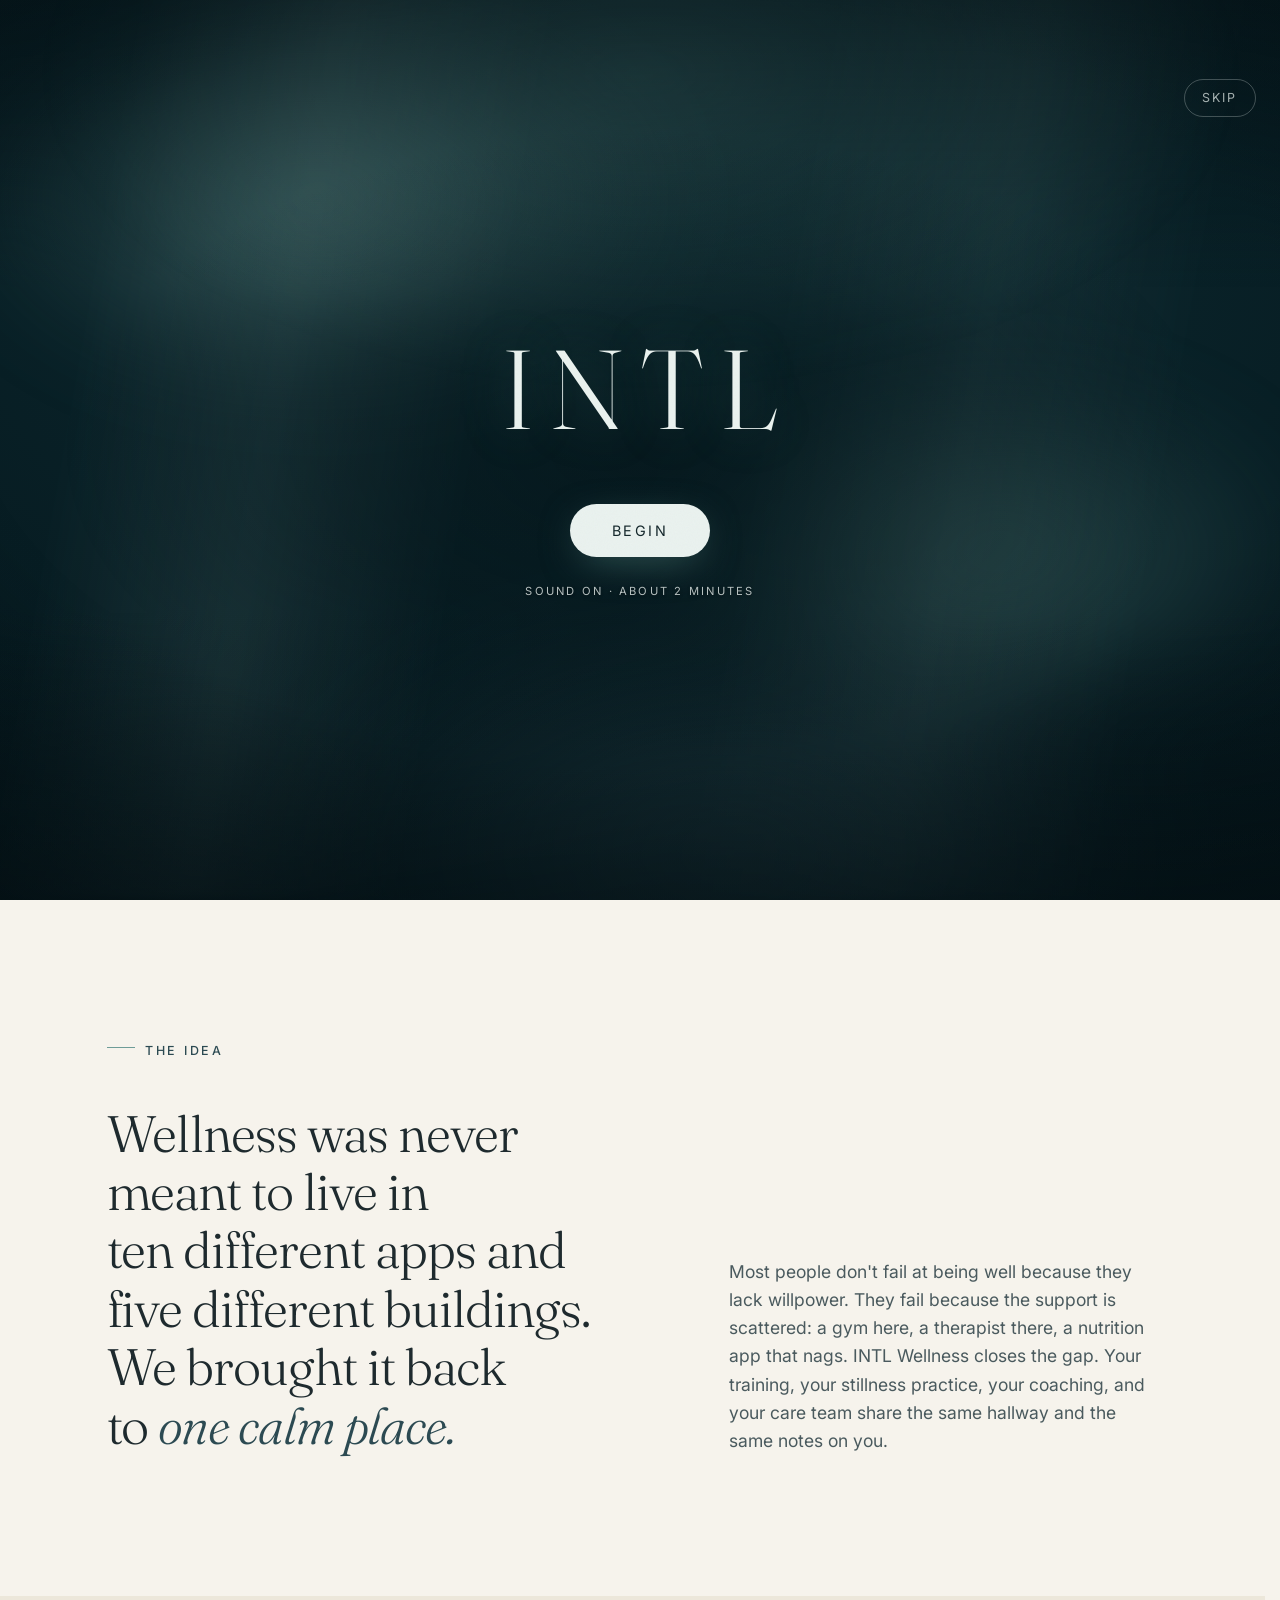
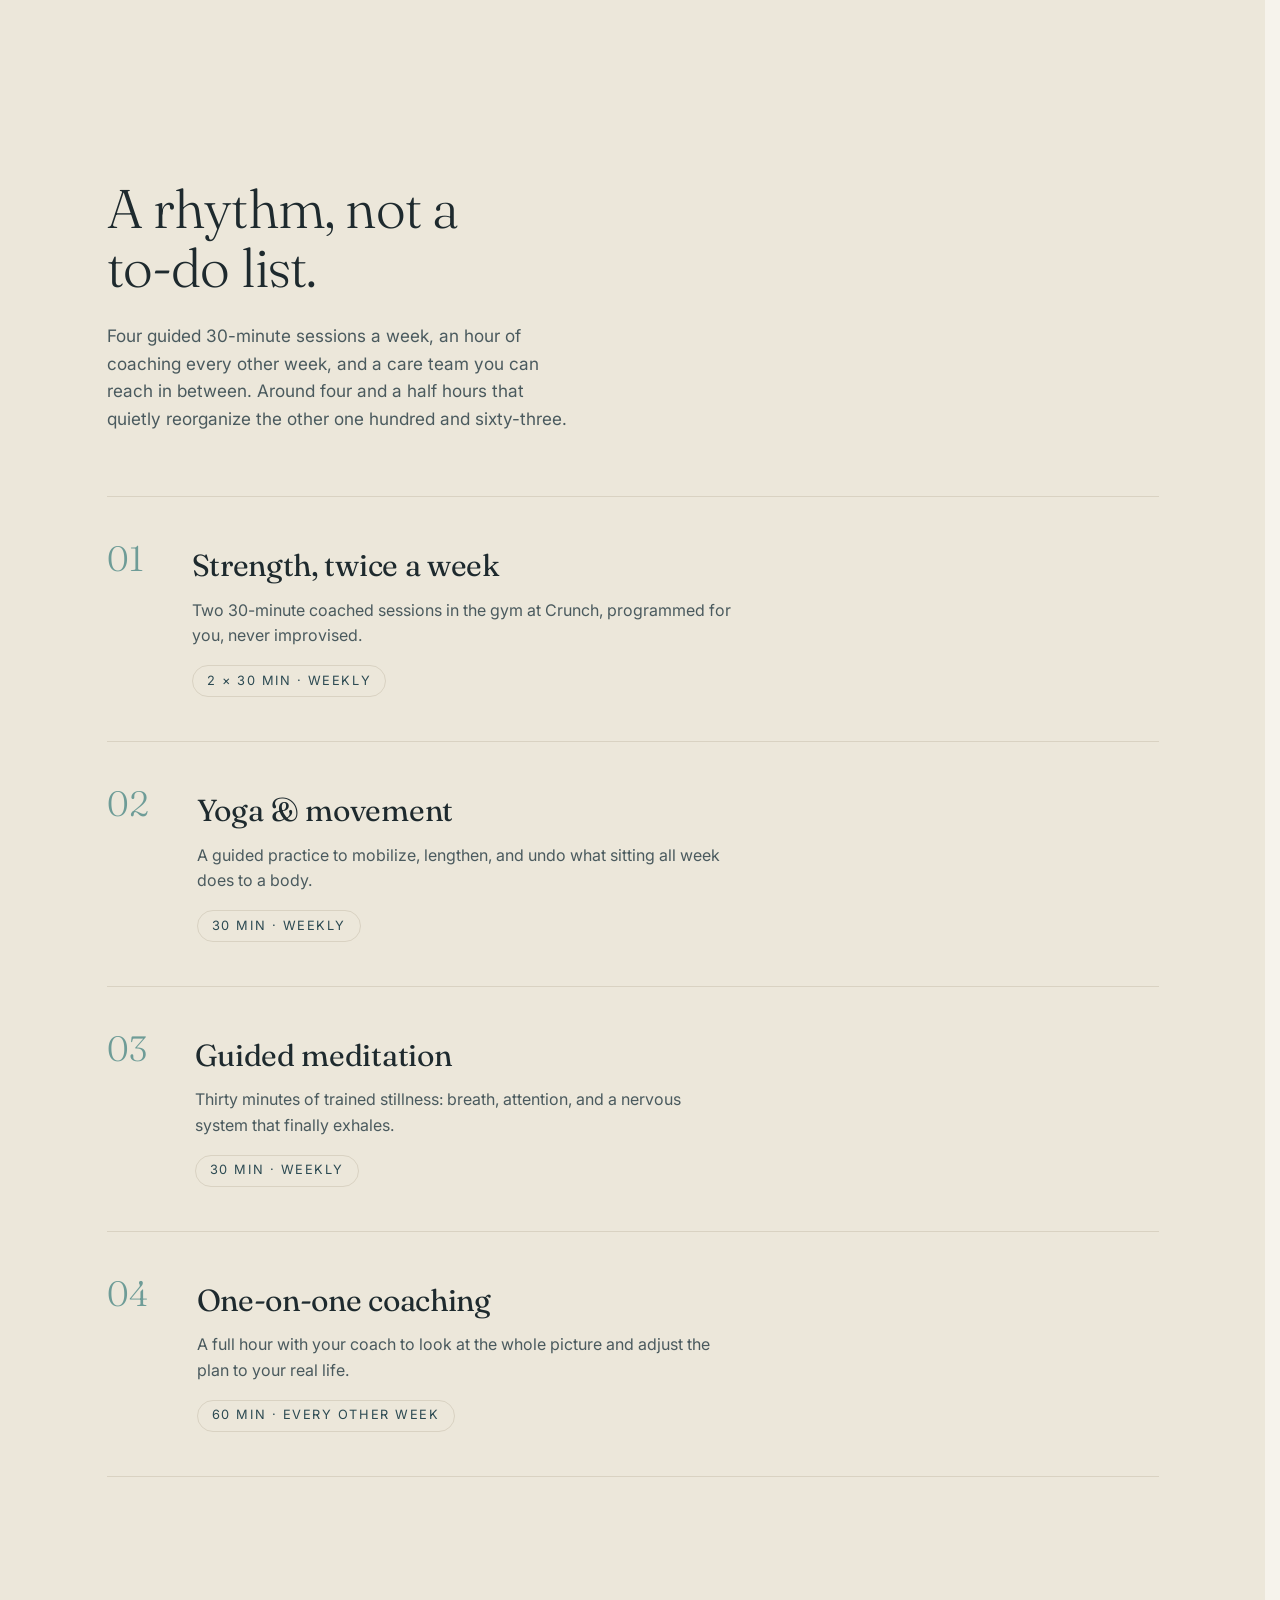
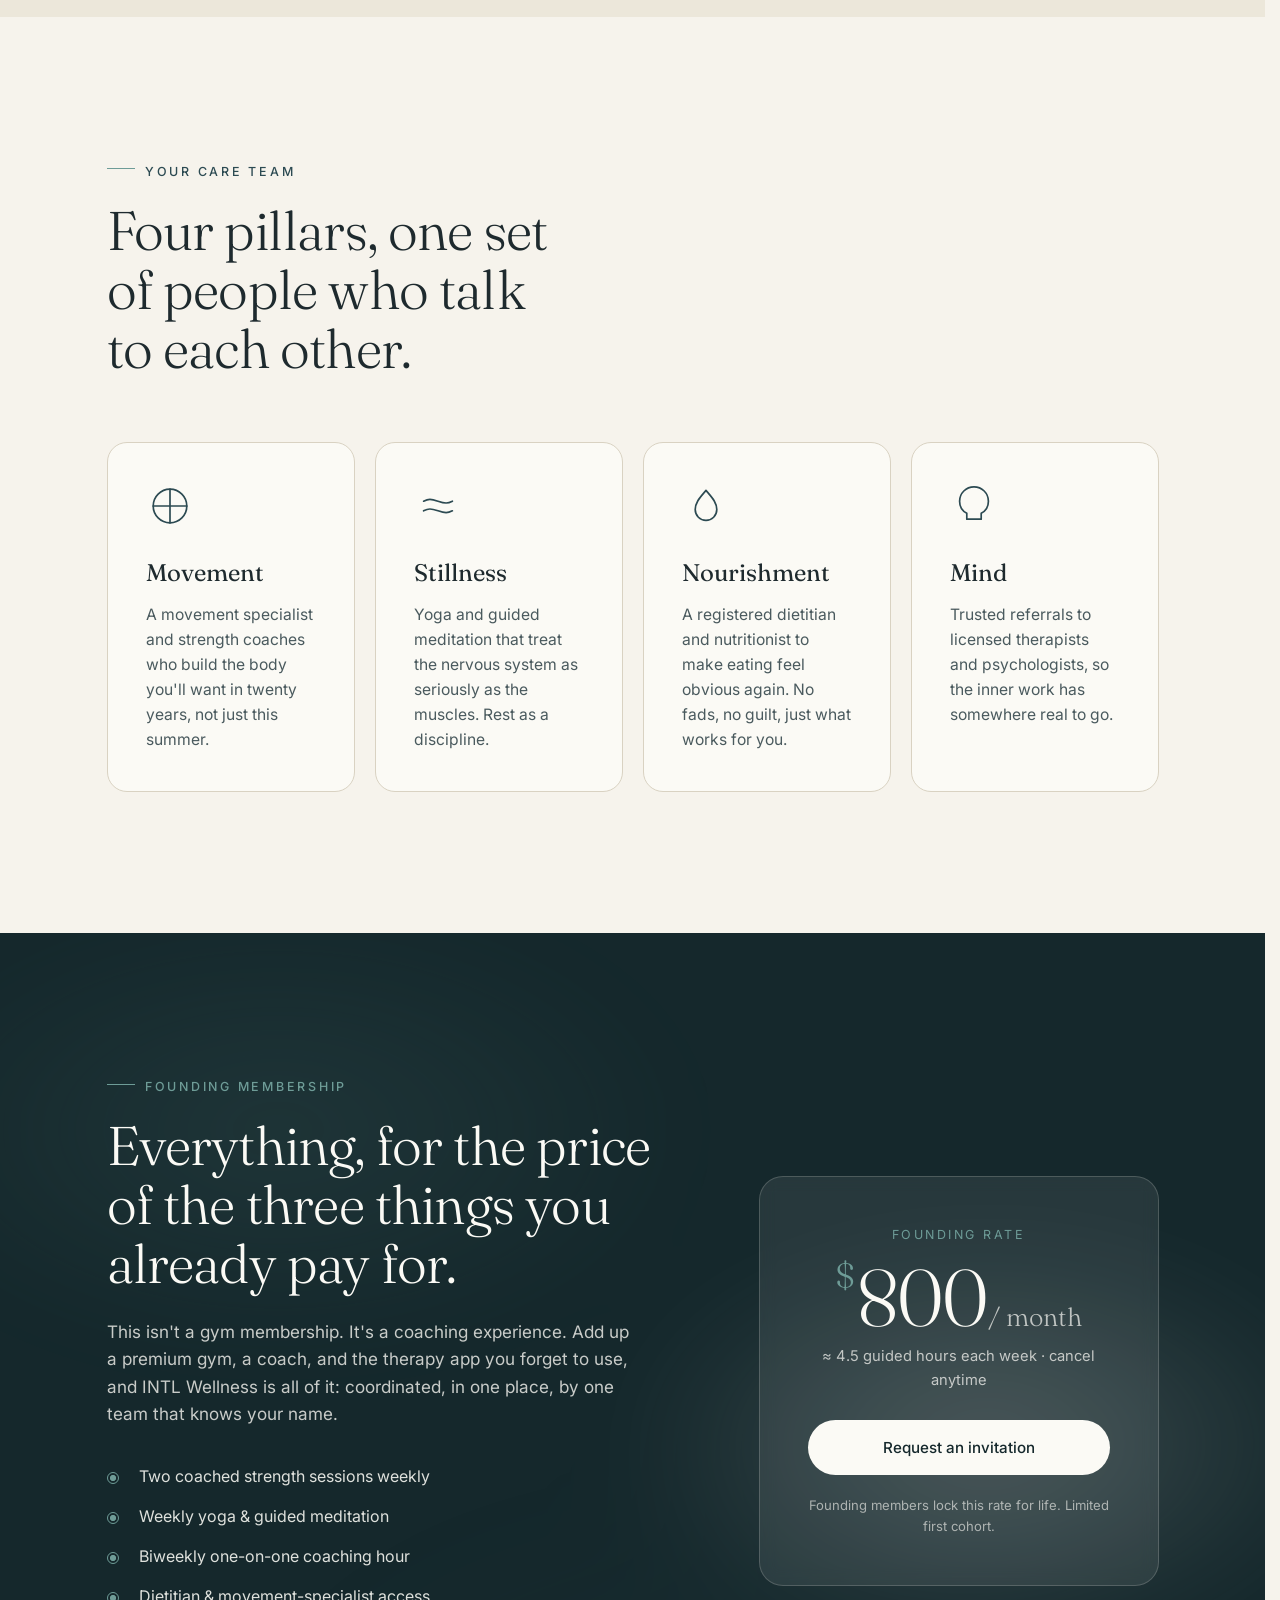
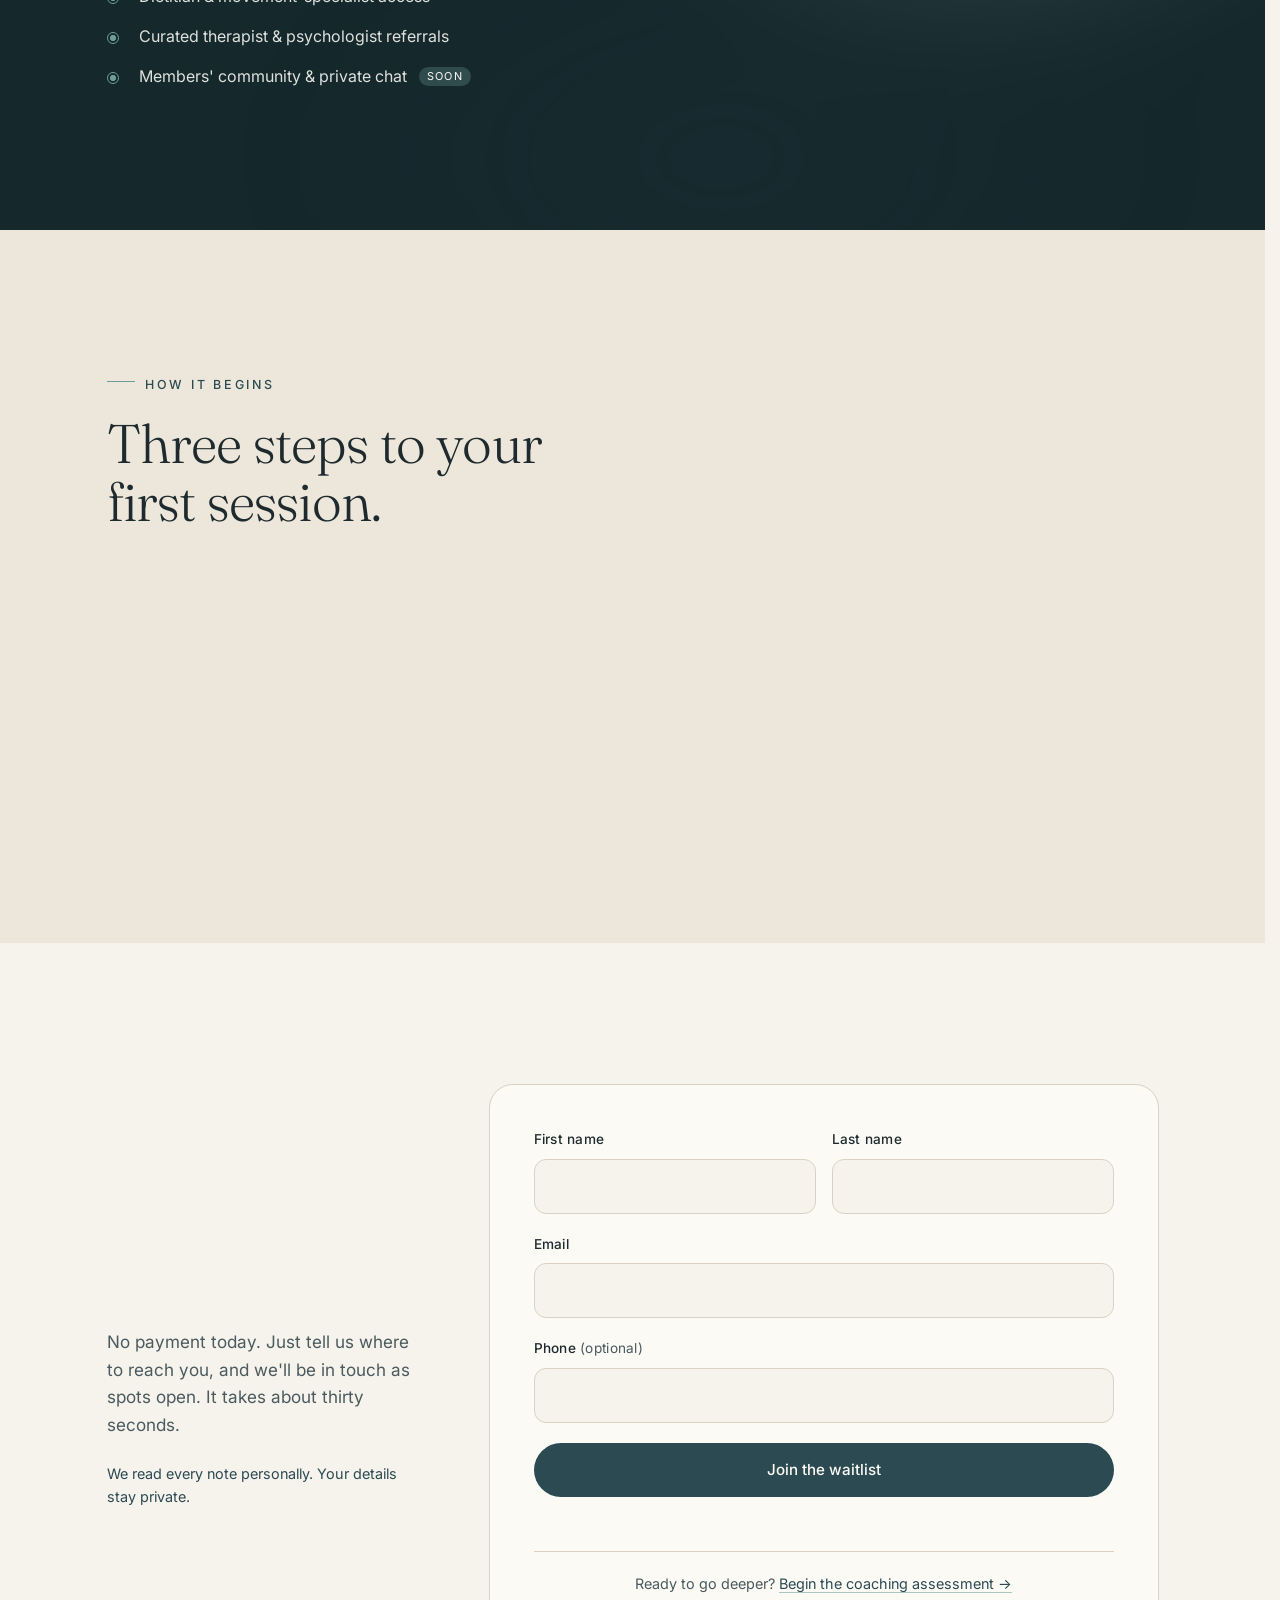
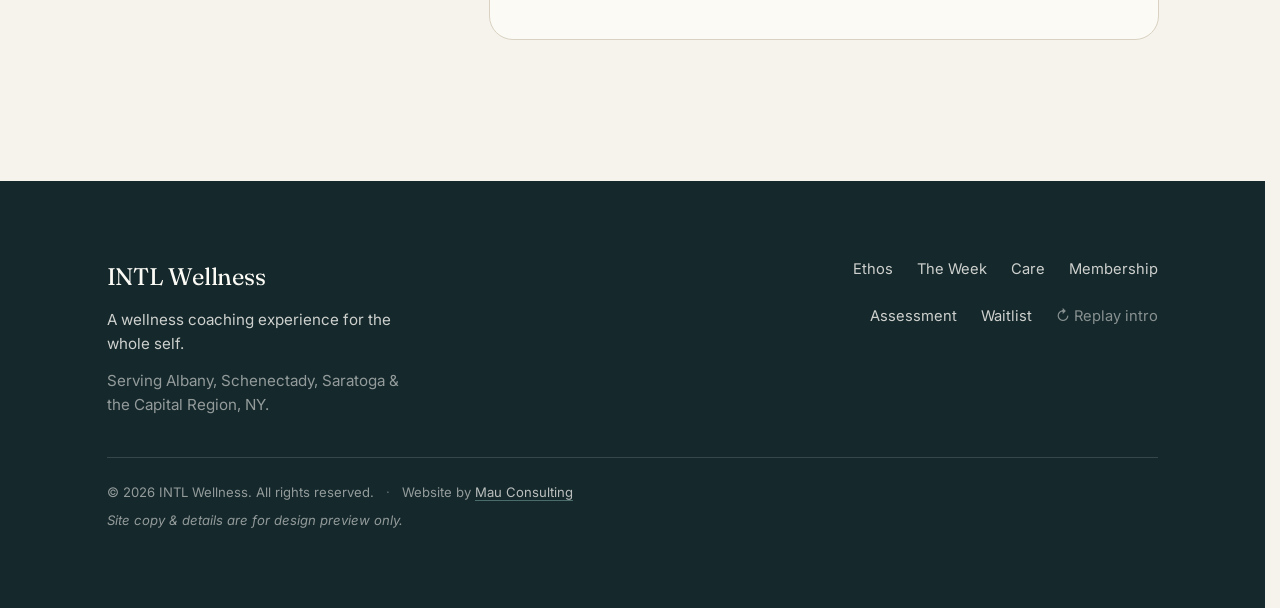
<file: index.html>
<!DOCTYPE html>
<html lang="en">
<head>
  <!-- Mark JS as available so the hero can hide its letters before animating
       (no-JS users skip the intro and see the final layout). -->
  <script>document.documentElement.className += " js";</script>
  <!-- Decide (before paint) whether the cinematic intro should play: only on
       first visit, and never for reduced-motion users. A dead-man timer tears
       the overlay down if intro.js ever fails to load. -->
  <script>
    (function () {
      try {
        var seen = localStorage.getItem("intl_intro_seen");
        var reduce = window.matchMedia && matchMedia("(prefers-reduced-motion: reduce)").matches;
        // Add ?intro to the URL to force-play the intro (for previews/demos).
        var force = /[?&]intro\b/.test(location.search);
        if (force || (!seen && !reduce)) {
          document.documentElement.className += " will-intro";
          window.__introDead = setTimeout(function () {
            document.documentElement.className = document.documentElement.className.replace(" will-intro", "");
            var i = document.getElementById("intro"); if (i) i.style.display = "none";
            if (document.body) document.body.style.overflow = "";
          }, 8000);
        }
      } catch (e) {}
    })();
  </script>
  <meta charset="UTF-8" />
  <meta name="viewport" content="width=device-width, initial-scale=1.0" />
  <title>INTL Wellness — Wellness Coaching in the Capital Region, NY</title>

  <!-- Favicon -->
  <link rel="icon" href="assets/img/favicon.ico" sizes="any" />
  <link rel="icon" type="image/png" sizes="32x32" href="assets/img/favicon-32.png" />
  <link rel="icon" type="image/png" sizes="16x16" href="assets/img/favicon-16.png" />
  <link rel="apple-touch-icon" href="assets/img/apple-touch-icon.png" />
  <meta name="description" content="Wellness coaching in New York's Capital Region — strength, yoga, meditation, nutrition and mental-health support in one membership. Now accepting founding members." />
  <link rel="canonical" href="https://intlwellness.com/" />

  <!-- Local -->
  <meta name="geo.region" content="US-NY" />
  <meta name="geo.placename" content="Capital Region, New York" />

  <!-- Social preview -->
  <meta property="og:site_name" content="INTL Wellness" />
  <meta property="og:title" content="INTL Wellness — Wellness Coaching in the Capital Region, NY" />
  <meta property="og:description" content="A members-only coaching experience for the whole self: movement, stillness, nourishment, and mind, together under one roof. Serving New York's Capital Region." />
  <meta property="og:type" content="website" />
  <meta property="og:url" content="https://intlwellness.com/" />
  <meta property="og:image" content="https://intlwellness.com/assets/img/og-cover.jpg" />
  <meta property="og:image:width" content="1200" />
  <meta property="og:image:height" content="630" />
  <meta name="twitter:card" content="summary_large_image" />
  <meta name="twitter:title" content="INTL Wellness — Wellness Coaching in the Capital Region, NY" />
  <meta name="twitter:description" content="A members-only coaching experience for the whole self. Serving New York's Capital Region. Now accepting founding members." />
  <meta name="twitter:image" content="https://intlwellness.com/assets/img/og-cover.jpg" />

  <!-- Structured data: local business -->
  <script type="application/ld+json">
  {
    "@context": "https://schema.org",
    "@type": ["HealthClub", "LocalBusiness"],
    "name": "INTL Wellness",
    "description": "A members-only wellness coaching experience bringing movement, stillness, nourishment, and mind together under one roof, serving New York's Capital Region.",
    "url": "https://intlwellness.com/",
    "logo": "https://intlwellness.com/assets/img/logo.png",
    "image": "https://intlwellness.com/assets/img/og-cover.jpg",
    "slogan": "A coaching experience for the whole self",
    "priceRange": "$$$",
    "address": { "@type": "PostalAddress", "addressRegion": "NY", "addressCountry": "US" },
    "areaServed": [
      { "@type": "City", "name": "Albany, NY" },
      { "@type": "City", "name": "Schenectady, NY" },
      { "@type": "City", "name": "Saratoga Springs, NY" },
      { "@type": "City", "name": "Troy, NY" },
      { "@type": "AdministrativeArea", "name": "Capital Region, New York" }
    ],
    "knowsAbout": ["Wellness coaching", "Personal training", "Strength training", "Yoga", "Guided meditation", "Nutrition coaching", "Mental health support"],
    "makesOffer": {
      "@type": "Offer",
      "name": "Founding membership",
      "priceCurrency": "USD",
      "price": "800",
      "priceSpecification": { "@type": "UnitPriceSpecification", "price": "800", "priceCurrency": "USD", "referenceQuantity": { "@type": "QuantitativeValue", "value": "1", "unitCode": "MON" } }
    }
  }
  </script>

  <!-- Fonts: Fraunces (editorial display serif) + Inter (humanist sans) -->
  <link rel="preconnect" href="https://fonts.googleapis.com" />
  <link rel="preconnect" href="https://fonts.gstatic.com" crossorigin />
  <link href="https://fonts.googleapis.com/css2?family=Fraunces:ital,opsz,wght@0,9..144,300;0,9..144,400;0,9..144,500;1,9..144,400&family=Inter:wght@300;400;500;600&display=swap" rel="stylesheet" />

  <link rel="stylesheet" href="assets/css/style.css" />
  <link rel="stylesheet" href="assets/css/intro.css" />
</head>
<body>
  <!-- Film-grain texture overlay (sits above everything, pointer-events none) -->
  <div class="grain" aria-hidden="true"></div>

  <!-- ─────────────────  CINEMATIC INTRO (first visit only)  ───────────────── -->
  <div class="intro" id="intro" role="dialog" aria-label="Intro">
    <!-- Underwater scene. A real water clip can go in .intro__bg later;
         the procedural layers below carry it until then. -->
    <video class="intro__bg" id="introBg" autoplay muted loop playsinline preload="auto">
      <source src="assets/video/water.mp4" type="video/mp4" />
    </video>
    <div class="intro__water" aria-hidden="true"></div>
    <div class="intro__rays" aria-hidden="true"></div>
    <div class="intro__glow" aria-hidden="true"></div>
    <div class="intro__bubbles" id="introBubbles" aria-hidden="true"></div>
    <div class="intro__vignette" aria-hidden="true"></div>
    <div class="intro__scrim" aria-hidden="true"></div>
    <div class="intro__bar intro__bar--top" aria-hidden="true"></div>
    <div class="intro__bar intro__bar--bottom" aria-hidden="true"></div>

    <button class="intro__skip" id="introSkip" type="button">Skip</button>

    <div class="intro__stage">
      <!-- Begin gate (a click is required for the voiceover to play) -->
      <div class="intro__gate" id="introGate">
        <div class="intro__gate-mark">INTL</div>
        <button class="intro__begin" id="introBegin" type="button">Begin</button>
        <p class="intro__hint">Sound on &middot; about 2 minutes</p>
      </div>

      <!-- Narration: INTL stays horizontal the whole time; captions read along -->
      <div class="intro__narr" aria-hidden="true">
        <div class="intro__wordmark" id="introWordmark"><span>I</span><span>N</span><span>T</span><span>L</span></div>
        <p class="intro__cap" id="introCap"></p>
      </div>
    </div>

    <audio id="introAudio" preload="auto">
      <source src="assets/audio/intro.mp3" type="audio/mpeg" />
    </audio>
    <audio id="introMusic" preload="auto" loop>
      <source src="assets/audio/intro-ambient.mp3" type="audio/mpeg" />
    </audio>
  </div>

  <!-- ───────────────────────────  NAV  ─────────────────────────── -->
  <header class="nav" id="nav">
    <div class="nav__inner">
      <a href="#top" class="wordmark" aria-label="INTL Wellness home">
        <span class="wordmark__mark" aria-hidden="true">
          <svg viewBox="0 0 32 32" width="26" height="26" fill="none">
            <path d="M2 12c3.5 0 3.5 3 7 3s3.5-3 7-3 3.5 3 7 3 3.5-3 7-3" stroke="currentColor" stroke-width="1.4" stroke-linecap="round"/>
            <path d="M2 19c3.5 0 3.5 3 7 3s3.5-3 7-3 3.5 3 7 3 3.5-3 7-3" stroke="currentColor" stroke-width="1.4" stroke-linecap="round" opacity=".55"/>
          </svg>
        </span>
        <span class="wordmark__text">INTL&nbsp;Wellness</span>
      </a>

      <nav class="nav__links" aria-label="Primary">
        <a href="#ethos">Ethos</a>
        <a href="#week">The Week</a>
        <a href="#care">Care</a>
        <a href="#membership">Membership</a>
      </nav>

      <div class="nav__actions">
        <a href="/?intro" class="nav__play" data-replay-intro title="Watch the intro (about 2 minutes)">
          <svg viewBox="0 0 24 24" width="22" height="22" fill="none" aria-hidden="true">
            <circle cx="12" cy="12" r="10.5" stroke="currentColor" stroke-width="1.3"/>
            <path d="M10 8.3v7.4l5.9-3.7z" fill="currentColor"/>
          </svg>
          <span class="nav__play-text"><span class="nav__play-verb">Watch </span>intro</span>
        </a>
        <a href="#waitlist" class="btn btn--pill nav__cta">Join the waitlist</a>
      </div>

      <button class="nav__toggle" id="navToggle" aria-label="Open menu" aria-expanded="false">
        <span></span><span></span>
      </button>
    </div>
  </header>

  <!-- ───────────────────────────  HERO  ─────────────────────────── -->
  <main id="top">
    <section class="hero">
      <div class="hero__art" aria-hidden="true">
        <div class="caustics"></div>
        <svg class="hero__waves" viewBox="0 0 1440 600" preserveAspectRatio="xMidYMax slice">
          <path class="wave wave--1" d="M0,420 C240,360 480,480 720,440 C960,400 1200,500 1440,440 L1440,600 L0,600 Z"/>
          <path class="wave wave--2" d="M0,470 C260,430 460,540 720,490 C980,440 1180,540 1440,500 L1440,600 L0,600 Z"/>
          <path class="wave wave--3" d="M0,520 C240,500 520,560 720,540 C920,520 1220,560 1440,540 L1440,600 L0,600 Z"/>
        </svg>
      </div>

      <div class="hero__content container">
        <p class="eyebrow reveal" data-reveal>Now accepting founding members</p>
        <p class="ac-prompt reveal" data-reveal data-delay="1">When you look in the mirror&hellip;</p>
        <!-- ┌──────────────────────────────────────────────────────────────┐
             │  INTL acronym hero — the brand concept made visible.           │
             │  On load it animates:                                          │
             │    "INTL Wellness" (horizontal) → "Wellness" fades →            │
             │    INTL drops into a column → the rows CYCLE through answers    │
             │    (struggle → who you become) and rest on the last set.       │
             │                                                                │
             │  The words you SEE are the cycling sets in main.js (the        │
             │  `SETS` array). The text below is just the resting/no-JS        │
             │  fallback — keep it matching the LAST set in main.js, and       │
             │  keep each leading .ac-letter span so I·N·T·L stay aligned.     │
             └──────────────────────────────────────────────────────────────┘ -->
        <h1 class="hero__title acronym" aria-label="INTL Wellness">
          <span class="ac-line"><span class="ac-letter">I</span><span class="ac-word">ntentional</span></span>
          <span class="ac-line"><span class="ac-letter">N</span><span class="ac-word">ourished</span></span>
          <span class="ac-line"><span class="ac-letter">T</span><span class="ac-word">rusting</span></span>
          <span class="ac-line"><span class="ac-letter">L</span><span class="ac-word">oved</span></span>
          <span class="ac-wellness" aria-hidden="true">Wellness</span>
        </h1>
        <p class="hero__lede reveal" data-reveal data-delay="2">
          <strong>INTL</strong> is the question. <strong>Wellness</strong> is the answer.
          A coaching experience built to change what you see.
        </p>
        <div class="hero__actions reveal" data-reveal data-delay="3">
          <a href="#waitlist" class="btn btn--solid">Reserve your place</a>
          <a href="#week" class="btn btn--ghost">See a week inside →</a>
        </div>
      </div>

      <a href="#ethos" class="hero__scroll" aria-label="Scroll down">
        <span></span>
      </a>
    </section>

    <!-- ───────────────────────────  ETHOS  ─────────────────────────── -->
    <section class="ethos section" id="ethos">
      <div class="container ethos__grid">
        <p class="section-label reveal" data-reveal>The idea</p>
        <h2 class="ethos__statement">
          <span class="reveal" data-reveal>Wellness was never meant to live in</span>
          <span class="reveal" data-reveal data-delay="1">ten different apps and five different buildings.</span>
          <span class="reveal" data-reveal data-delay="2">We brought it back to <em>one calm place.</em></span>
        </h2>
        <p class="ethos__body reveal" data-reveal data-delay="3">
          Most people don't fail at being well because they lack willpower. They fail
          because the support is scattered: a gym here, a therapist there, a nutrition
          app that nags. INTL Wellness closes the gap. Your training, your stillness practice,
          your coaching, and your care team share the same hallway and the same notes on you.
        </p>
      </div>
    </section>

    <!-- ───────────────────────────  THE WEEK  ─────────────────────────── -->
    <section class="week section" id="week">
      <div class="container">
        <div class="section-head">
          <p class="section-label reveal" data-reveal>A week at INTL Wellness</p>
          <h2 class="section-title reveal" data-reveal data-delay="1">
            A rhythm, not a <span class="nowrap">to-do list.</span>
          </h2>
          <p class="section-intro reveal" data-reveal data-delay="2">
            Four guided 30-minute sessions a week, an hour of coaching every other week,
            and a care team you can reach in between. Around four and a half hours that
            quietly reorganize the other one hundred and sixty-three.
          </p>
        </div>

        <ol class="cadence">
          <li class="cadence__item reveal" data-reveal>
            <span class="cadence__num">01</span>
            <div>
              <h3>Strength, twice a week</h3>
              <p>Two 30-minute coached sessions in the gym at Crunch, programmed for you, never improvised.</p>
              <span class="cadence__meta">2 × 30 min · weekly</span>
            </div>
          </li>
          <li class="cadence__item reveal" data-reveal data-delay="1">
            <span class="cadence__num">02</span>
            <div>
              <h3>Yoga &amp; movement</h3>
              <p>A guided practice to mobilize, lengthen, and undo what sitting all week does to a body.</p>
              <span class="cadence__meta">30 min · weekly</span>
            </div>
          </li>
          <li class="cadence__item reveal" data-reveal data-delay="2">
            <span class="cadence__num">03</span>
            <div>
              <h3>Guided meditation</h3>
              <p>Thirty minutes of trained stillness: breath, attention, and a nervous system that finally exhales.</p>
              <span class="cadence__meta">30 min · weekly</span>
            </div>
          </li>
          <li class="cadence__item reveal" data-reveal data-delay="3">
            <span class="cadence__num">04</span>
            <div>
              <h3>One-on-one coaching</h3>
              <p>A full hour with your coach to look at the whole picture and adjust the plan to your real life.</p>
              <span class="cadence__meta">60 min · every other week</span>
            </div>
          </li>
        </ol>
      </div>
    </section>

    <!-- ───────────────────────────  THE CARE TEAM (Pillars) ─────────────────────────── -->
    <section class="care section" id="care">
      <div class="container">
        <div class="section-head">
          <p class="section-label reveal" data-reveal>Your care team</p>
          <h2 class="section-title reveal" data-reveal data-delay="1">
            Four pillars, one set of people who talk to each other.
          </h2>
        </div>

        <div class="pillars">
          <article class="pillar reveal" data-reveal>
            <div class="pillar__icon" aria-hidden="true">
              <svg viewBox="0 0 40 40"><circle cx="20" cy="20" r="14"/><path d="M20 6v28M6 20h28"/></svg>
            </div>
            <h3>Movement</h3>
            <p>A movement specialist and strength coaches who build the body you'll want in twenty years, not just this summer.</p>
          </article>

          <article class="pillar reveal" data-reveal data-delay="1">
            <div class="pillar__icon" aria-hidden="true">
              <svg viewBox="0 0 40 40"><path d="M8 24c4-2 6-2 12 0s8 2 12 0M8 16c4-2 6-2 12 0s8 2 12 0"/></svg>
            </div>
            <h3>Stillness</h3>
            <p>Yoga and guided meditation that treat the nervous system as seriously as the muscles. Rest as a discipline.</p>
          </article>

          <article class="pillar reveal" data-reveal data-delay="2">
            <div class="pillar__icon" aria-hidden="true">
              <svg viewBox="0 0 40 40"><path d="M20 7c5 6 9 10 9 16a9 9 0 11-18 0c0-6 4-10 9-16z"/></svg>
            </div>
            <h3>Nourishment</h3>
            <p>A registered dietitian and nutritionist to make eating feel obvious again. No fads, no guilt, just what works for you.</p>
          </article>

          <article class="pillar reveal" data-reveal data-delay="3">
            <div class="pillar__icon" aria-hidden="true">
              <svg viewBox="0 0 40 40"><path d="M14 26c-4-2-6-6-6-10a12 12 0 0124 0c0 4-2 8-6 10v5H14z"/></svg>
            </div>
            <h3>Mind</h3>
            <p>Trusted referrals to licensed therapists and psychologists, so the inner work has somewhere real to go.</p>
          </article>
        </div>
      </div>
    </section>

    <!-- ───────────────────────────  MEMBERSHIP  ─────────────────────────── -->
    <section class="membership section" id="membership">
      <div class="membership__art" aria-hidden="true"><div class="caustics caustics--soft"></div></div>
      <div class="container membership__grid">
        <div class="membership__copy">
          <p class="section-label reveal" data-reveal>Founding membership</p>
          <h2 class="section-title section-title--light reveal" data-reveal data-delay="1">
            Everything, for the price of the three things you already pay for.
          </h2>
          <p class="membership__intro reveal" data-reveal data-delay="2">
            This isn't a gym membership. It's a coaching experience. Add up a premium
            gym, a coach, and the therapy app you forget to use, and INTL Wellness is
            all of it: coordinated, in one place, by one team that knows your name.
          </p>
          <ul class="membership__list">
            <li class="reveal" data-reveal>Two coached strength sessions weekly</li>
            <li class="reveal" data-reveal data-delay="1">Weekly yoga &amp; guided meditation</li>
            <li class="reveal" data-reveal data-delay="2">Biweekly one-on-one coaching hour</li>
            <li class="reveal" data-reveal data-delay="3">Dietitian &amp; movement-specialist access</li>
            <li class="reveal" data-reveal data-delay="4">Curated therapist &amp; psychologist referrals</li>
            <li class="reveal" data-reveal data-delay="5">Members' community &amp; private chat <span class="soon">soon</span></li>
          </ul>
        </div>

        <aside class="price-card reveal" data-reveal data-delay="2">
          <p class="price-card__tag">Founding rate</p>
          <p class="price-card__amount"><span>$</span>800<span class="price-card__per">/ month</span></p>
          <p class="price-card__sub">≈ 4.5 guided hours each week · cancel anytime</p>
          <a href="#waitlist" class="btn btn--solid btn--block">Request an invitation</a>
          <p class="price-card__note">Founding members lock this rate for life. Limited first cohort.</p>
        </aside>
      </div>
    </section>

    <!-- ───────────────────────────  HOW IT WORKS  ─────────────────────────── -->
    <section class="how section">
      <div class="container">
        <div class="section-head">
          <p class="section-label reveal" data-reveal>How it begins</p>
          <h2 class="section-title reveal" data-reveal data-delay="1">Three steps to your first session.</h2>
        </div>
        <div class="steps">
          <div class="step reveal" data-reveal>
            <span class="step__num">1</span>
            <h3>Request an invitation</h3>
            <p>Join the founding waitlist below. We open spots in small cohorts so the rooms never feel crowded.</p>
          </div>
          <div class="step reveal" data-reveal data-delay="1">
            <span class="step__num">2</span>
            <h3>Tell us about you</h3>
            <p>Complete the <a href="intake.html" class="inline-link">coaching assessment</a>: your goals, history, and what "well" means to you. Your care team reads it before you arrive.</p>
          </div>
          <div class="step reveal" data-reveal data-delay="2">
            <span class="step__num">3</span>
            <h3>Step into the water</h3>
            <p>We map your first month together: sessions booked, team introduced, plan in hand. You just show up.</p>
          </div>
        </div>
      </div>
    </section>

    <!-- ───────────────────────────  WAITLIST  ─────────────────────────── -->
    <section class="waitlist section" id="waitlist">
      <div class="container waitlist__grid">
        <div class="waitlist__copy">
          <p class="section-label reveal" data-reveal>Founding waitlist</p>
          <h2 class="section-title reveal" data-reveal data-delay="1">Hold your place in the first cohort.</h2>
          <p class="waitlist__intro reveal" data-reveal data-delay="2">
            No payment today. Just tell us where to reach you, and we'll be in touch
            as spots open. It takes about thirty seconds.
          </p>
          <p class="waitlist__assurance reveal" data-reveal data-delay="3">
            We read every note personally. Your details stay private.
          </p>
        </div>

        <form class="form reveal" id="waitlistForm" data-reveal data-delay="1"
              action="https://formsubmit.co/william.mau@gmail.com" method="POST" novalidate>
          <input type="hidden" name="_subject" value="New INTL Wellness founding-waitlist signup" />
          <input type="hidden" name="_cc" value="cmbnyc@hotmail.com" />
          <input type="hidden" name="_template" value="table" />
          <input type="hidden" name="_next" value="https://intlwellness.com/thanks.html?f=waitlist" />
          <!-- Honeypot: bots fill this, humans don't. FormSubmit drops it. -->
          <input type="text" name="_honey" tabindex="-1" autocomplete="off" aria-hidden="true"
                 style="position:absolute;left:-9999px;opacity:0;height:0;width:0;" />
          <div class="form__row">
            <div class="field">
              <label for="firstName">First name</label>
              <input type="text" id="firstName" name="firstName" autocomplete="given-name" required />
            </div>
            <div class="field">
              <label for="lastName">Last name</label>
              <input type="text" id="lastName" name="lastName" autocomplete="family-name" required />
            </div>
          </div>
          <div class="field">
            <label for="email">Email</label>
            <input type="email" id="email" name="email" autocomplete="email" required />
          </div>
          <div class="field">
            <label for="phone">Phone <span class="optional">(optional)</span></label>
            <input type="tel" id="phone" name="phone" autocomplete="tel" />
          </div>
          <button type="submit" class="btn btn--solid btn--block">Join the waitlist</button>
          <p class="form__status" id="formStatus" role="status" aria-live="polite"></p>
          <p class="waitlist__next">
            Ready to go deeper? <a href="intake.html" class="inline-link">Begin the coaching assessment →</a>
          </p>
        </form>
      </div>
    </section>
  </main>

  <!-- ───────────────────────────  FOOTER  ─────────────────────────── -->
  <footer class="footer">
    <div class="container footer__inner">
      <div class="footer__brand">
        <span class="wordmark wordmark--footer">
          <span class="wordmark__text">INTL&nbsp;Wellness</span>
        </span>
        <p>A wellness coaching experience for the whole self.</p>
        <p class="footer__area">Serving Albany, Schenectady, Saratoga &amp; the Capital Region, NY.</p>
      </div>
      <nav class="footer__nav" aria-label="Footer">
        <a href="#ethos">Ethos</a>
        <a href="#week">The Week</a>
        <a href="#care">Care</a>
        <a href="#membership">Membership</a>
        <a href="intake.html">Assessment</a>
        <a href="#waitlist">Waitlist</a>
        <a href="/?intro" class="footer__replay" data-replay-intro>↻ Replay intro</a>
      </nav>
      <div class="footer__meta">
        <p>© <span id="year"></span> INTL Wellness. All rights reserved.
          <span class="footer__sep">·</span>
          Website by <a href="https://mauops.com" class="footer__credit" target="_blank" rel="noopener">Mau Consulting</a></p>
        <p class="footer__fineprint">Site copy &amp; details are for design preview only.</p>
      </div>
    </div>
  </footer>

  <script src="assets/js/intro.js"></script>
  <script src="assets/js/main.js"></script>
</body>
</html>
</file>
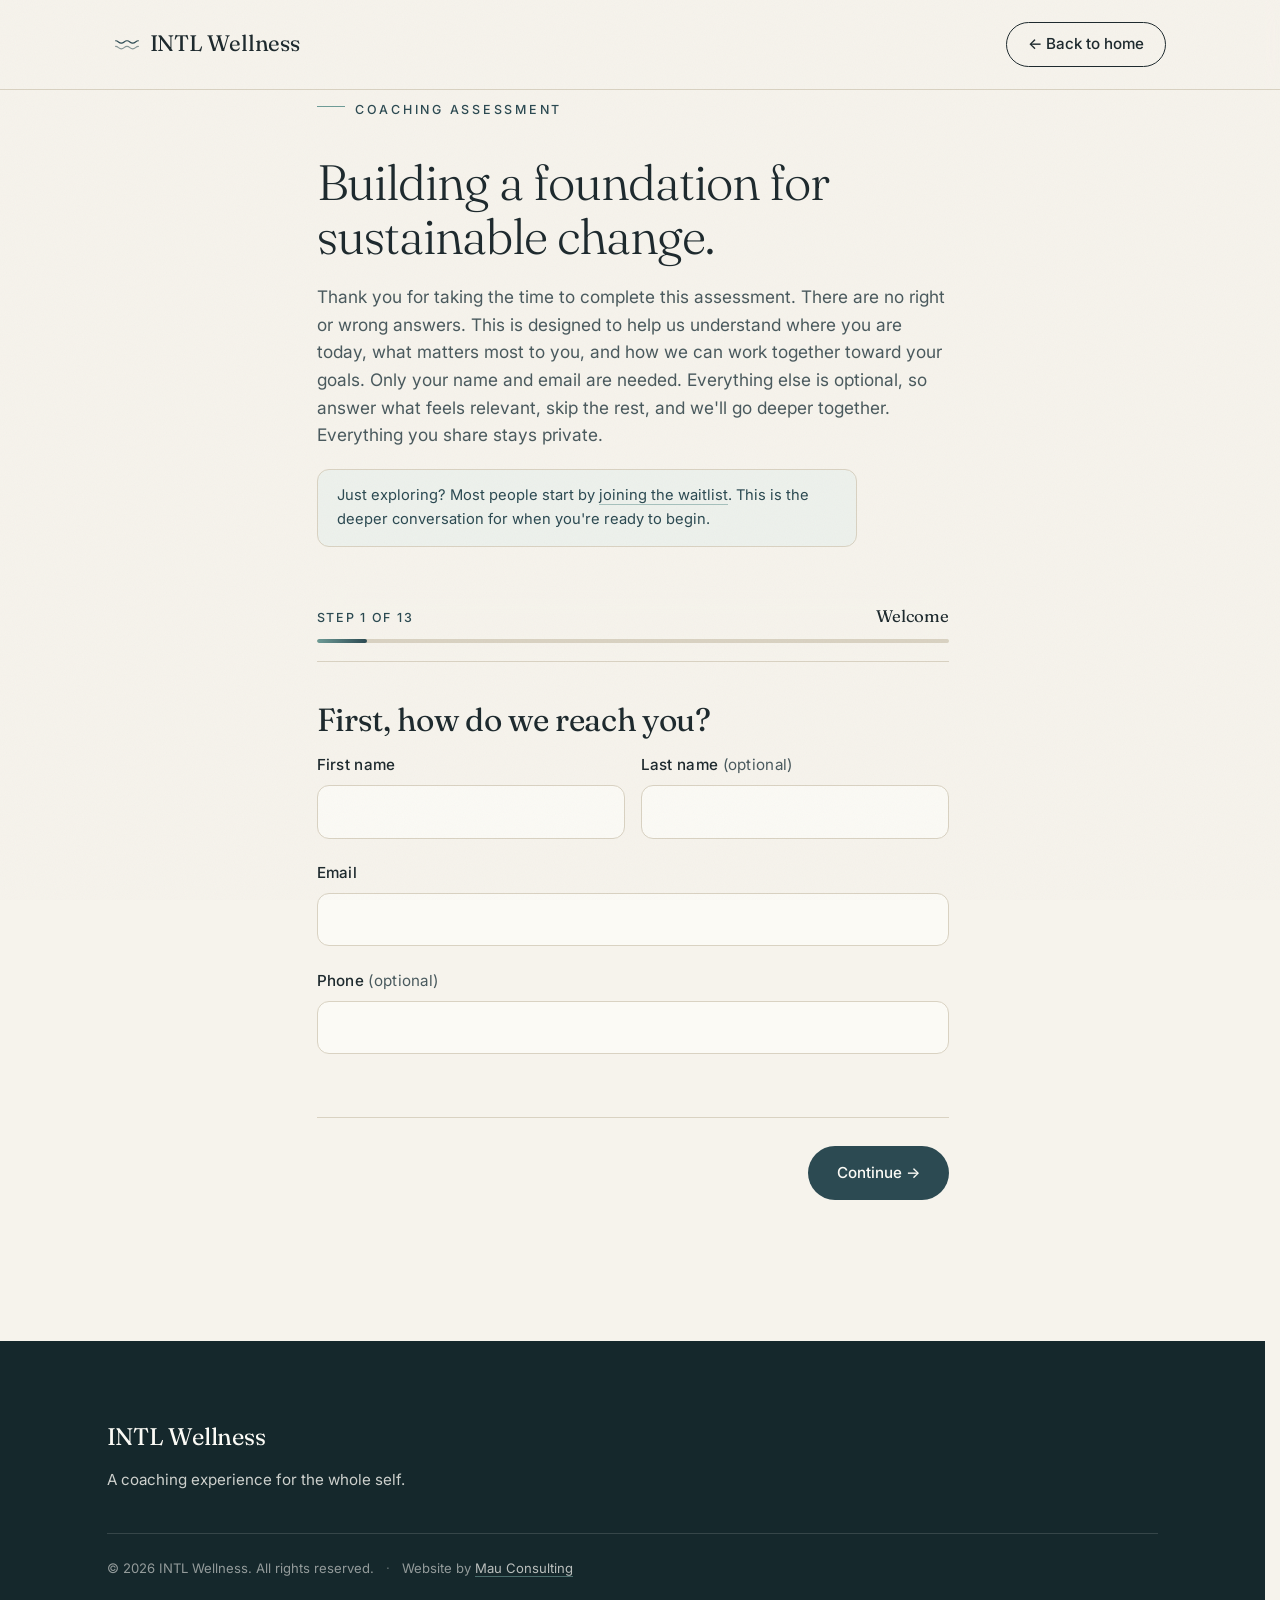
<file: intake.html>
<!DOCTYPE html>
<html lang="en">
<head>
  <meta charset="UTF-8" />
  <meta name="viewport" content="width=device-width, initial-scale=1.0" />
  <title>Coaching Assessment · INTL Wellness — Capital Region, NY</title>

  <!-- Favicon -->
  <link rel="icon" href="assets/img/favicon.ico" sizes="any" />
  <link rel="icon" type="image/png" sizes="32x32" href="assets/img/favicon-32.png" />
  <link rel="icon" type="image/png" sizes="16x16" href="assets/img/favicon-16.png" />
  <link rel="apple-touch-icon" href="assets/img/apple-touch-icon.png" />
  <meta name="description" content="A guided coaching assessment to understand where you are today and build a realistic, sustainable path toward your health and wellness goals." />
  <link rel="canonical" href="https://intlwellness.com/intake.html" />
  <meta name="geo.region" content="US-NY" />
  <meta name="geo.placename" content="Capital Region, New York" />
  <meta name="robots" content="noindex" />

  <link rel="preconnect" href="https://fonts.googleapis.com" />
  <link rel="preconnect" href="https://fonts.gstatic.com" crossorigin />
  <link href="https://fonts.googleapis.com/css2?family=Fraunces:ital,opsz,wght@0,9..144,300;0,9..144,400;0,9..144,500;1,9..144,400&family=Inter:wght@300;400;500;600&display=swap" rel="stylesheet" />

  <link rel="stylesheet" href="assets/css/style.css" />
  <link rel="stylesheet" href="assets/css/intake.css" />
</head>
<body class="intake-page">
  <div class="grain" aria-hidden="true"></div>

  <!-- NAV -->
  <header class="nav is-scrolled" id="nav">
    <div class="nav__inner">
      <a href="index.html" class="wordmark" aria-label="INTL Wellness home">
        <span class="wordmark__mark" aria-hidden="true">
          <svg viewBox="0 0 32 32" width="26" height="26" fill="none">
            <path d="M2 12c3.5 0 3.5 3 7 3s3.5-3 7-3 3.5 3 7 3 3.5-3 7-3" stroke="currentColor" stroke-width="1.4" stroke-linecap="round"/>
            <path d="M2 19c3.5 0 3.5 3 7 3s3.5-3 7-3 3.5 3 7 3 3.5-3 7-3" stroke="currentColor" stroke-width="1.4" stroke-linecap="round" opacity=".55"/>
          </svg>
        </span>
        <span class="wordmark__text">INTL&nbsp;Wellness</span>
      </a>
      <a href="index.html" class="btn btn--pill">← Back to home</a>
    </div>
  </header>

  <main class="intake">
    <div class="container intake__wrap">

      <!-- Intro -->
      <header class="intake__head">
        <p class="section-label">Coaching Assessment</p>
        <h1 class="intake__title">Building a foundation for sustainable change.</h1>
        <p class="intake__welcome">
          Thank you for taking the time to complete this assessment. There are no right or
          wrong answers. This is designed to help us understand where you are today, what
          matters most to you, and how we can work together toward your goals. Only your name
          and email are needed. Everything else is optional, so answer what feels relevant,
          skip the rest, and we'll go deeper together. Everything you share stays private.
        </p>
        <p class="intake__note">
          Just exploring? Most people start by <a href="index.html#waitlist" class="inline-link">joining the
          waitlist</a>. This is the deeper conversation for when you're ready to begin.
        </p>
      </header>

      <!-- Progress -->
      <div class="progress" id="progress">
        <div class="progress__meta">
          <span class="progress__step" id="progressStep">Step 1 of 13</span>
          <span class="progress__title" id="progressTitle">Welcome</span>
        </div>
        <div class="progress__track"><div class="progress__bar" id="progressBar"></div></div>
      </div>

      <!-- ===============  FORM  =============== -->
      <form id="intakeForm" class="iform"
            action="https://formsubmit.co/william.mau@gmail.com" method="POST" novalidate>
        <input type="hidden" name="_subject" value="New INTL Wellness coaching assessment" />
        <input type="hidden" name="_cc" value="cmbnyc@hotmail.com" />
        <input type="hidden" name="_template" value="table" />
        <input type="hidden" name="_next" value="https://intlwellness.com/thanks.html?f=assessment" />
        <input type="text" name="_honey" tabindex="-1" autocomplete="off" aria-hidden="true"
               style="position:absolute;left:-9999px;opacity:0;height:0;width:0;" />

        <!-- STEP 1 · Welcome / contact -->
        <fieldset class="step is-active" data-step="Welcome">
          <legend class="step__title">First, how do we reach you?</legend>
          <div class="grid-2">
            <div class="field"><label for="firstName">First name</label>
              <input id="firstName" name="First name" type="text" autocomplete="given-name" required /></div>
            <div class="field"><label for="lastName">Last name <span class="optional">(optional)</span></label>
              <input id="lastName" name="Last name" type="text" autocomplete="family-name" /></div>
          </div>
          <div class="field"><label for="email">Email</label>
            <input id="email" name="Email" type="email" autocomplete="email" required /></div>
          <div class="field"><label for="phone">Phone <span class="optional">(optional)</span></label>
            <input id="phone" name="Phone" type="tel" autocomplete="tel" /></div>
        </fieldset>

        <!-- STEP 2 · Your Story -->
        <fieldset class="step" data-step="Your Story">
          <legend class="step__title">Your story</legend>
          <p class="step__lede">Tell me a little about yourself.</p>
          <div class="field"><label for="q_bring">What brings you to coaching now?</label>
            <textarea id="q_bring" name="What brings you now" rows="3"></textarea></div>
          <div class="field"><label for="q_year">If we met one year from today and things had gone really well, what would be different?</label>
            <textarea id="q_year" name="One year from now" rows="3"></textarea></div>
        </fieldset>

        <!-- STEP 3 · Overall Health -->
        <fieldset class="step" data-step="Overall Health">
          <legend class="step__title">Overall health</legend>
          <div class="field">
            <label>How would you rate your current health?</label>
            <div class="chips" role="radiogroup" aria-label="Current health rating">
              <label class="chip"><input type="radio" name="Health rating" value="Excellent" /><span>Excellent</span></label>
              <label class="chip"><input type="radio" name="Health rating" value="Very good" /><span>Very good</span></label>
              <label class="chip"><input type="radio" name="Health rating" value="Good" /><span>Good</span></label>
              <label class="chip"><input type="radio" name="Health rating" value="Fair" /><span>Fair</span></label>
              <label class="chip"><input type="radio" name="Health rating" value="Poor" /><span>Poor</span></label>
            </div>
          </div>
          <div class="field"><label for="q_cond">Current medical conditions</label>
            <textarea id="q_cond" name="Medical conditions" rows="2"></textarea></div>
          <div class="field"><label for="q_meds">Current medications</label>
            <textarea id="q_meds" name="Medications" rows="2"></textarea></div>
          <div class="field"><label for="q_injury">Any injuries, physical limitations, or chronic pain?</label>
            <textarea id="q_injury" name="Injuries or limitations" rows="2"></textarea></div>
          <div class="field">
            <label>Have you been cleared by your healthcare provider to participate in exercise?</label>
            <div class="chips" role="radiogroup" aria-label="Exercise clearance">
              <label class="chip"><input type="radio" name="Cleared to exercise" value="Yes" /><span>Yes</span></label>
              <label class="chip"><input type="radio" name="Cleared to exercise" value="No" /><span>No</span></label>
              <label class="chip"><input type="radio" name="Cleared to exercise" value="Not sure" /><span>Not sure</span></label>
            </div>
          </div>
        </fieldset>

        <!-- STEP 4 · Lifestyle Snapshot -->
        <fieldset class="step" data-step="Lifestyle Snapshot">
          <legend class="step__title">Lifestyle snapshot</legend>
          <p class="step__lede">Tell me about a typical day.</p>
          <div class="field"><label for="q_day">A typical day, start to finish</label>
            <textarea id="q_day" name="Typical day" rows="3"></textarea></div>

          <h4 class="sub">Sleep</h4>
          <div class="grid-2">
            <div class="field"><label for="q_sleephrs">Hours per night</label>
              <input id="q_sleephrs" name="Sleep hours" type="number" min="0" max="24" step="0.5" /></div>
            <div class="field"><label>Restful?</label>
              <div class="chips">
                <label class="chip"><input type="radio" name="Sleep restful" value="Yes" /><span>Yes</span></label>
                <label class="chip"><input type="radio" name="Sleep restful" value="No" /><span>No</span></label>
              </div>
            </div>
          </div>

          <h4 class="sub">Nutrition</h4>
          <div class="field"><label for="q_eat">How would you describe your eating habits?</label>
            <textarea id="q_eat" name="Eating habits" rows="2"></textarea></div>
          <div class="grid-2">
            <div class="field"><label for="q_meals">Meals per day</label>
              <input id="q_meals" name="Meals per day" type="text" /></div>
            <div class="field"><label for="q_water">Water intake</label>
              <input id="q_water" name="Water intake" type="text" placeholder="e.g. 4 glasses" /></div>
          </div>

          <h4 class="sub">Movement</h4>
          <div class="field">
            <label>Do you exercise regularly?</label>
            <div class="chips">
              <label class="chip"><input type="radio" name="Exercises regularly" value="Yes" /><span>Yes</span></label>
              <label class="chip"><input type="radio" name="Exercises regularly" value="No" /><span>No</span></label>
            </div>
          </div>

          <div class="field range-field">
            <label for="q_stress">Rate your stress <output for="q_stress" id="out_stress">5</output></label>
            <input id="q_stress" name="Stress (0-10)" type="range" min="0" max="10" value="5" />
            <div class="range-scale"><span>0 · calm</span><span>10 · overwhelmed</span></div>
          </div>
          <div class="field range-field">
            <label for="q_energy">Rate your energy <output for="q_energy" id="out_energy">5</output></label>
            <input id="q_energy" name="Energy (0-10)" type="range" min="0" max="10" value="5" />
            <div class="range-scale"><span>0 · depleted</span><span>10 · energized</span></div>
          </div>
        </fieldset>

        <!-- STEP 5 · Exercise History -->
        <fieldset class="step" data-step="Exercise History">
          <legend class="step__title">Exercise history</legend>
          <div class="field"><label for="q_enjoy">What types of movement have you enjoyed in the past?</label>
            <textarea id="q_enjoy" name="Movement enjoyed" rows="2"></textarea></div>
          <div class="field"><label for="q_dislike">What forms of exercise do you dislike?</label>
            <textarea id="q_dislike" name="Exercise disliked" rows="2"></textarea></div>
          <div class="field"><label>Have you ever worked with a personal trainer or coach?</label>
            <div class="chips">
              <label class="chip"><input type="radio" name="Worked with trainer" value="Yes" /><span>Yes</span></label>
              <label class="chip"><input type="radio" name="Worked with trainer" value="No" /><span>No</span></label>
            </div>
          </div>
          <div class="field"><label for="q_helped">What has helped you stay active?</label>
            <textarea id="q_helped" name="What helped stay active" rows="2"></textarea></div>
          <div class="field"><label for="q_hard">What has made it difficult?</label>
            <textarea id="q_hard" name="What made it difficult" rows="2"></textarea></div>
        </fieldset>

        <!-- STEP 6 · Readiness for Change -->
        <fieldset class="step" data-step="Readiness for Change">
          <legend class="step__title">Readiness for change</legend>
          <div class="field range-field">
            <label for="q_import">How important is improving your health? <output for="q_import" id="out_import">5</output></label>
            <input id="q_import" name="Importance (0-10)" type="range" min="0" max="10" value="5" />
            <div class="range-scale"><span>0</span><span>10</span></div>
          </div>
          <div class="field range-field">
            <label for="q_conf">How confident are you that you can make changes? <output for="q_conf" id="out_conf">5</output></label>
            <input id="q_conf" name="Confidence (0-10)" type="range" min="0" max="10" value="5" />
            <div class="range-scale"><span>0</span><span>10</span></div>
          </div>
          <div class="field"><label for="q_why">Why did you choose that number instead of a lower one?</label>
            <textarea id="q_why" name="Why not lower" rows="2"></textarea></div>
          <div class="field"><label for="q_higher">What would move you one point higher?</label>
            <textarea id="q_higher" name="What moves you higher" rows="2"></textarea></div>
        </fieldset>

        <!-- STEP 7 · Wellness Wheel -->
        <fieldset class="step" data-step="Wellness Wheel">
          <legend class="step__title">Wellness wheel</legend>
          <p class="step__lede">Rate each area from 1 to 10.</p>
          <div class="wheel">
            <!-- populated: label + slider each -->
            <div class="wheel__row"><span class="wheel__label">❤️ Physical health</span>
              <input name="Wheel: Physical health" type="range" min="1" max="10" value="5" class="wheel__slider" /><output>5</output></div>
            <div class="wheel__row"><span class="wheel__label">😴 Sleep</span>
              <input name="Wheel: Sleep" type="range" min="1" max="10" value="5" class="wheel__slider" /><output>5</output></div>
            <div class="wheel__row"><span class="wheel__label">🥗 Nutrition</span>
              <input name="Wheel: Nutrition" type="range" min="1" max="10" value="5" class="wheel__slider" /><output>5</output></div>
            <div class="wheel__row"><span class="wheel__label">🏃 Movement</span>
              <input name="Wheel: Movement" type="range" min="1" max="10" value="5" class="wheel__slider" /><output>5</output></div>
            <div class="wheel__row"><span class="wheel__label">😌 Stress</span>
              <input name="Wheel: Stress" type="range" min="1" max="10" value="5" class="wheel__slider" /><output>5</output></div>
            <div class="wheel__row"><span class="wheel__label">😊 Emotional well-being</span>
              <input name="Wheel: Emotional well-being" type="range" min="1" max="10" value="5" class="wheel__slider" /><output>5</output></div>
            <div class="wheel__row"><span class="wheel__label">👥 Relationships</span>
              <input name="Wheel: Relationships" type="range" min="1" max="10" value="5" class="wheel__slider" /><output>5</output></div>
            <div class="wheel__row"><span class="wheel__label">🎯 Purpose</span>
              <input name="Wheel: Purpose" type="range" min="1" max="10" value="5" class="wheel__slider" /><output>5</output></div>
            <div class="wheel__row"><span class="wheel__label">⚖️ Work-life balance</span>
              <input name="Wheel: Work-life balance" type="range" min="1" max="10" value="5" class="wheel__slider" /><output>5</output></div>
            <div class="wheel__row"><span class="wheel__label">🎉 Fun &amp; joy</span>
              <input name="Wheel: Fun and joy" type="range" min="1" max="10" value="5" class="wheel__slider" /><output>5</output></div>
          </div>
          <div class="field"><label for="q_first">Which area would you most like to improve first?</label>
            <input id="q_first" name="Improve first" type="text" /></div>
        </fieldset>

        <!-- STEP 8 · Strengths -->
        <fieldset class="step" data-step="Strengths">
          <legend class="step__title">Strengths</legend>
          <div class="field"><label for="q_doing">What are you already doing well?</label>
            <textarea id="q_doing" name="Doing well" rows="2"></textarea></div>
          <div class="field"><label for="q_str">What strengths have helped you make positive changes in the past?</label>
            <textarea id="q_str" name="Strengths" rows="2"></textarea></div>
          <div class="field"><label for="q_support">Who supports you?</label>
            <textarea id="q_support" name="Support system" rows="2"></textarea></div>
        </fieldset>

        <!-- STEP 9 · Barriers -->
        <fieldset class="step" data-step="Barriers">
          <legend class="step__title">Barriers</legend>
          <p class="step__lede">What tends to get in your way? Choose any that apply.</p>
          <div class="checks">
            <label class="check"><input type="checkbox" name="Barriers" value="Time" /><span>Time</span></label>
            <label class="check"><input type="checkbox" name="Barriers" value="Motivation" /><span>Motivation</span></label>
            <label class="check"><input type="checkbox" name="Barriers" value="Energy" /><span>Energy</span></label>
            <label class="check"><input type="checkbox" name="Barriers" value="Confidence" /><span>Confidence</span></label>
            <label class="check"><input type="checkbox" name="Barriers" value="Pain" /><span>Pain</span></label>
            <label class="check"><input type="checkbox" name="Barriers" value="Knowledge" /><span>Knowledge</span></label>
            <label class="check"><input type="checkbox" name="Barriers" value="Family responsibilities" /><span>Family responsibilities</span></label>
            <label class="check"><input type="checkbox" name="Barriers" value="Work" /><span>Work</span></label>
          </div>
          <div class="field"><label for="q_bar_other">Anything else in the way?</label>
            <input id="q_bar_other" name="Barriers other" type="text" /></div>
        </fieldset>

        <!-- STEP 10 · Values -->
        <fieldset class="step" data-step="Values">
          <legend class="step__title">Values</legend>
          <p class="step__lede">What matters most to you? Choose any that apply.</p>
          <div class="checks">
            <label class="check"><input type="checkbox" name="Values" value="Health" /><span>Health</span></label>
            <label class="check"><input type="checkbox" name="Values" value="Family" /><span>Family</span></label>
            <label class="check"><input type="checkbox" name="Values" value="Longevity" /><span>Longevity</span></label>
            <label class="check"><input type="checkbox" name="Values" value="Strength" /><span>Strength</span></label>
            <label class="check"><input type="checkbox" name="Values" value="Confidence" /><span>Confidence</span></label>
            <label class="check"><input type="checkbox" name="Values" value="Energy" /><span>Energy</span></label>
            <label class="check"><input type="checkbox" name="Values" value="Mental health" /><span>Mental health</span></label>
            <label class="check"><input type="checkbox" name="Values" value="Independence" /><span>Independence</span></label>
            <label class="check"><input type="checkbox" name="Values" value="Adventure" /><span>Adventure</span></label>
          </div>
          <div class="field"><label for="q_val_other">Anything else you value deeply?</label>
            <input id="q_val_other" name="Values other" type="text" /></div>
          <div class="field"><label for="q_val_support">How would improving your health support those values?</label>
            <textarea id="q_val_support" name="Health supports values" rows="2"></textarea></div>
        </fieldset>

        <!-- STEP 11 · Coaching Goals -->
        <fieldset class="step" data-step="Coaching Goals">
          <legend class="step__title">Coaching goals</legend>
          <p class="step__lede">What are your top three goals?</p>
          <div class="field"><label for="q_goal1">Goal 1</label><input id="q_goal1" name="Goal 1" type="text" /></div>
          <div class="field"><label for="q_goal2">Goal 2</label><input id="q_goal2" name="Goal 2" type="text" /></div>
          <div class="field"><label for="q_goal3">Goal 3</label><input id="q_goal3" name="Goal 3" type="text" /></div>
          <div class="field"><label for="q_progress">How will you know you're making progress?</label>
            <textarea id="q_progress" name="Progress markers" rows="2"></textarea></div>
        </fieldset>

        <!-- STEP 12 · Looking Ahead -->
        <fieldset class="step" data-step="Looking Ahead">
          <legend class="step__title">Looking ahead</legend>
          <div class="field"><label for="q_excited">What are you most excited about?</label>
            <textarea id="q_excited" name="Most excited about" rows="2"></textarea></div>
          <div class="field"><label for="q_concern">What concerns you most?</label>
            <textarea id="q_concern" name="Biggest concern" rows="2"></textarea></div>
          <div class="field"><label for="q_success">What does success look like for you?</label>
            <textarea id="q_success" name="Success looks like" rows="2"></textarea></div>
        </fieldset>

        <!-- STEP 13 · The Coaching Compass -->
        <fieldset class="step" data-step="The Coaching Compass">
          <legend class="step__title">The Coaching Compass</legend>
          <p class="step__lede">Four questions to guide every session that follows.</p>
          <div class="field"><label for="c1">What matters most to you?</label>
            <textarea id="c1" name="Compass: What matters most" rows="2"></textarea></div>
          <div class="field"><label for="c2">What's working already?</label>
            <textarea id="c2" name="Compass: What is working" rows="2"></textarea></div>
          <div class="field"><label for="c3">What's getting in the way?</label>
            <textarea id="c3" name="Compass: What is in the way" rows="2"></textarea></div>
          <div class="field"><label for="c4">What's one small step you're ready to take?</label>
            <textarea id="c4" name="Compass: One small step" rows="2"></textarea></div>

          <div class="consent">
            <label class="check">
              <input type="checkbox" name="Consent given" value="Yes" required />
              <span>I understand the information I've shared is transmitted securely and used
                only by the INTL Wellness coaching team to support my care. See the
                <a href="privacy.html" target="_blank" rel="noopener" class="inline-link">privacy notice</a>.</span>
            </label>
          </div>
        </fieldset>

        <!-- Controls -->
        <div class="step-nav">
          <button type="button" class="btn btn--ghost" id="btnBack" hidden>← Back</button>
          <button type="button" class="btn btn--solid" id="btnNext">Continue →</button>
          <button type="submit" class="btn btn--solid" id="btnSubmit" hidden>Submit →</button>
        </div>
        <p class="form__status" id="formStatus" role="status" aria-live="polite"></p>
      </form>
    </div>
  </main>

  <footer class="footer">
    <div class="container footer__inner">
      <div class="footer__brand">
        <span class="wordmark wordmark--footer"><span class="wordmark__text">INTL Wellness</span></span>
        <p>A coaching experience for the whole self.</p>
      </div>
      <div class="footer__meta">
        <p>© <span id="year"></span> INTL Wellness. All rights reserved.
          <span class="footer__sep">·</span>
          Website by <a href="https://mauops.com" class="footer__credit" target="_blank" rel="noopener">Mau Consulting</a></p>
      </div>
    </div>
  </footer>

  <script src="assets/js/intake.js"></script>
</body>
</html>
</file>
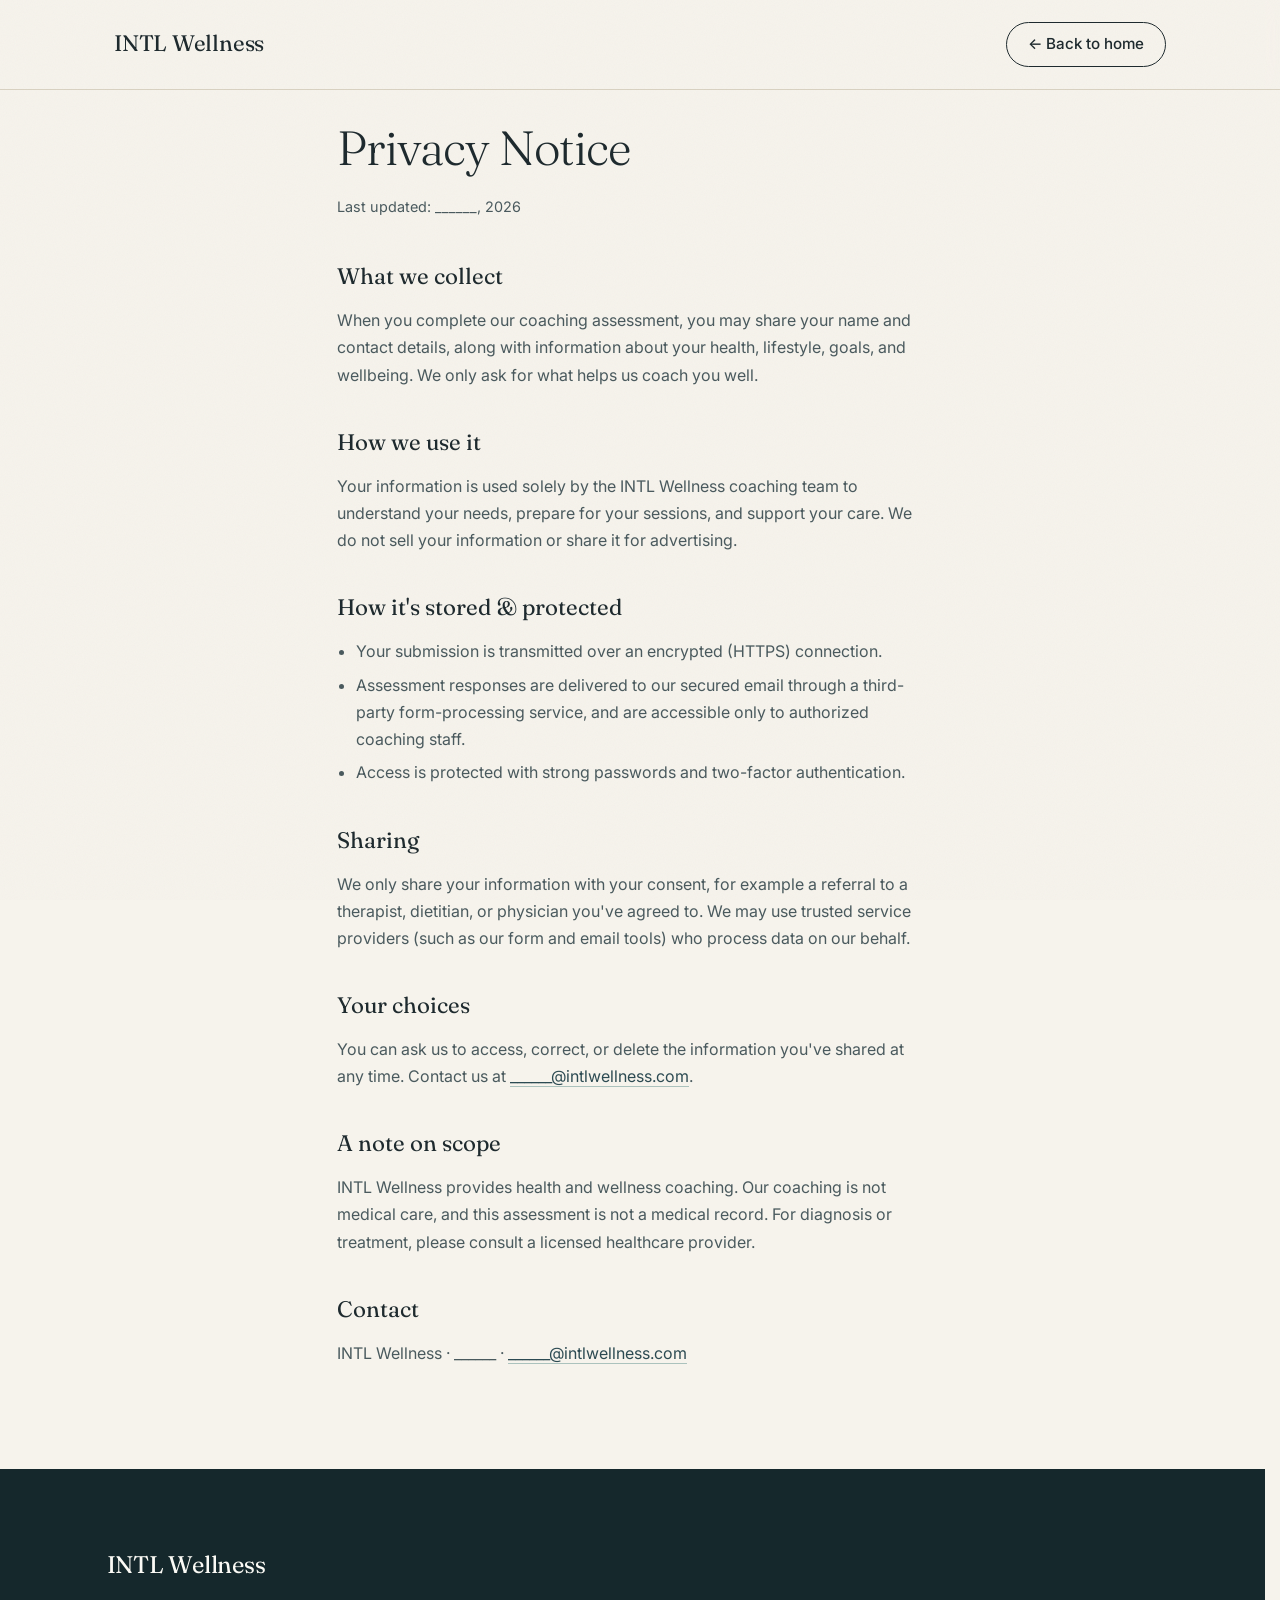
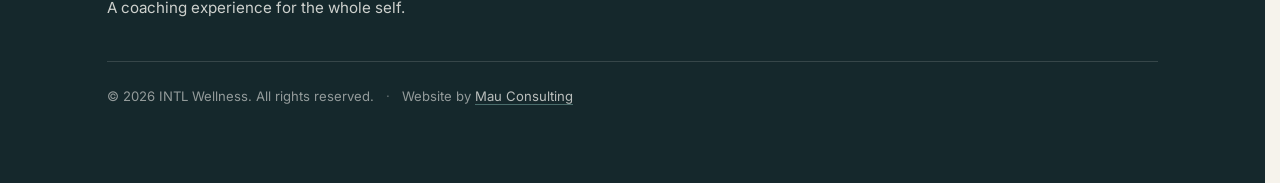
<file: privacy.html>
<!DOCTYPE html>
<html lang="en">
<head>
  <meta charset="UTF-8" />
  <meta name="viewport" content="width=device-width, initial-scale=1.0" />
  <title>INTL Wellness · Privacy Notice</title>

  <!-- Favicon -->
  <link rel="icon" href="assets/img/favicon.ico" sizes="any" />
  <link rel="icon" type="image/png" sizes="32x32" href="assets/img/favicon-32.png" />
  <link rel="icon" type="image/png" sizes="16x16" href="assets/img/favicon-16.png" />
  <link rel="apple-touch-icon" href="assets/img/apple-touch-icon.png" />
  <meta name="robots" content="noindex" />
  <link rel="preconnect" href="https://fonts.googleapis.com" />
  <link rel="preconnect" href="https://fonts.gstatic.com" crossorigin />
  <link href="https://fonts.googleapis.com/css2?family=Fraunces:ital,opsz,wght@0,9..144,300;0,9..144,400;0,9..144,500;1,9..144,400&family=Inter:wght@300;400;500;600&display=swap" rel="stylesheet" />
  <link rel="stylesheet" href="assets/css/style.css" />
  <style>
    .legal { padding-top: 110px; padding-bottom: clamp(4rem,8vw,7rem); }
    .legal__wrap { max-width: 720px; }
    .legal h1 { font-family: var(--display); font-weight: 300; font-size: clamp(2rem,5vw,3rem); letter-spacing: -0.02em; margin-bottom: 0.5rem; }
    .legal .updated { color: var(--ink-soft); font-size: 0.9rem; margin-bottom: 2.5rem; }
    .legal h2 { font-family: var(--display); font-weight: 400; font-size: 1.4rem; margin: 2.25rem 0 0.75rem; }
    .legal p, .legal li { color: var(--ink-soft); line-height: 1.7; }
    .legal ul { padding-left: 1.2rem; margin: 0.5rem 0; list-style: disc; }
    .legal li { margin-bottom: 0.4rem; }
    .legal .todo { background: color-mix(in srgb, var(--sea) 12%, var(--paper)); border: 1px solid var(--line); border-radius: 12px; padding: 1rem 1.25rem; font-size: 0.9rem; color: var(--sea-deep); }
  </style>
</head>
<body>
  <div class="grain" aria-hidden="true"></div>
  <header class="nav is-scrolled" id="nav">
    <div class="nav__inner">
      <a href="index.html" class="wordmark" aria-label="INTL Wellness home">
        <span class="wordmark__text">INTL&nbsp;Wellness</span>
      </a>
      <a href="index.html" class="btn btn--pill">← Back to home</a>
    </div>
  </header>

  <main class="legal">
    <div class="container legal__wrap">
      <h1>Privacy Notice</h1>
      <p class="updated">Last updated: <!-- TODO --> ______, 2026</p>

      <!-- TODO (Christian): this is a plain-language starting template, not legal advice.
        Fill the blanks and have it reviewed before relying on it. If you ever bill insurance or
        take on clinical/medical records, you'll need a HIPAA-compliant process instead. -->


      <h2>What we collect</h2>
      <p>When you complete our coaching assessment, you may share your name and contact details,
        along with information about your health, lifestyle, goals, and wellbeing. We only ask for
        what helps us coach you well.</p>

      <h2>How we use it</h2>
      <p>Your information is used solely by the INTL Wellness coaching team to understand your
        needs, prepare for your sessions, and support your care. We do not sell your information
        or share it for advertising.</p>

      <h2>How it's stored &amp; protected</h2>
      <ul>
        <li>Your submission is transmitted over an encrypted (HTTPS) connection.</li>
        <li>Assessment responses are delivered to our secured email through a third-party
          form-processing service, and are accessible only to authorized coaching staff.</li>
        <li>Access is protected with strong passwords and two-factor authentication.</li>
      </ul>

      <h2>Sharing</h2>
      <p>We only share your information with your consent, for example a referral to a therapist,
        dietitian, or physician you've agreed to. We may use trusted service providers (such as our
        form and email tools) who process data on our behalf.</p>

      <h2>Your choices</h2>
      <p>You can ask us to access, correct, or delete the information you've shared at any time.
        Contact us at <!-- TODO -->
        <a href="mailto:______@intlwellness.com" class="inline-link">______@intlwellness.com</a>.</p>

      <h2>A note on scope</h2>
      <p>INTL Wellness provides health and wellness coaching. Our coaching is not medical care, and
        this assessment is not a medical record. For diagnosis or treatment, please consult a
        licensed healthcare provider.</p>

      <h2>Contact</h2>
      <p><!-- TODO --> INTL Wellness · ______ · <a href="mailto:______@intlwellness.com" class="inline-link">______@intlwellness.com</a></p>
    </div>
  </main>

  <footer class="footer">
    <div class="container footer__inner">
      <div class="footer__brand">
        <span class="wordmark wordmark--footer"><span class="wordmark__text">INTL Wellness</span></span>
        <p>A coaching experience for the whole self.</p>
      </div>
      <div class="footer__meta">
        <p>© <span id="year"></span> INTL Wellness. All rights reserved.
          <span class="footer__sep">·</span>
          Website by <a href="https://mauops.com" class="footer__credit" target="_blank" rel="noopener">Mau Consulting</a></p>
      </div>
    </div>
  </footer>
  <script>document.getElementById("year").textContent = new Date().getFullYear();</script>
</body>
</html>
</file>
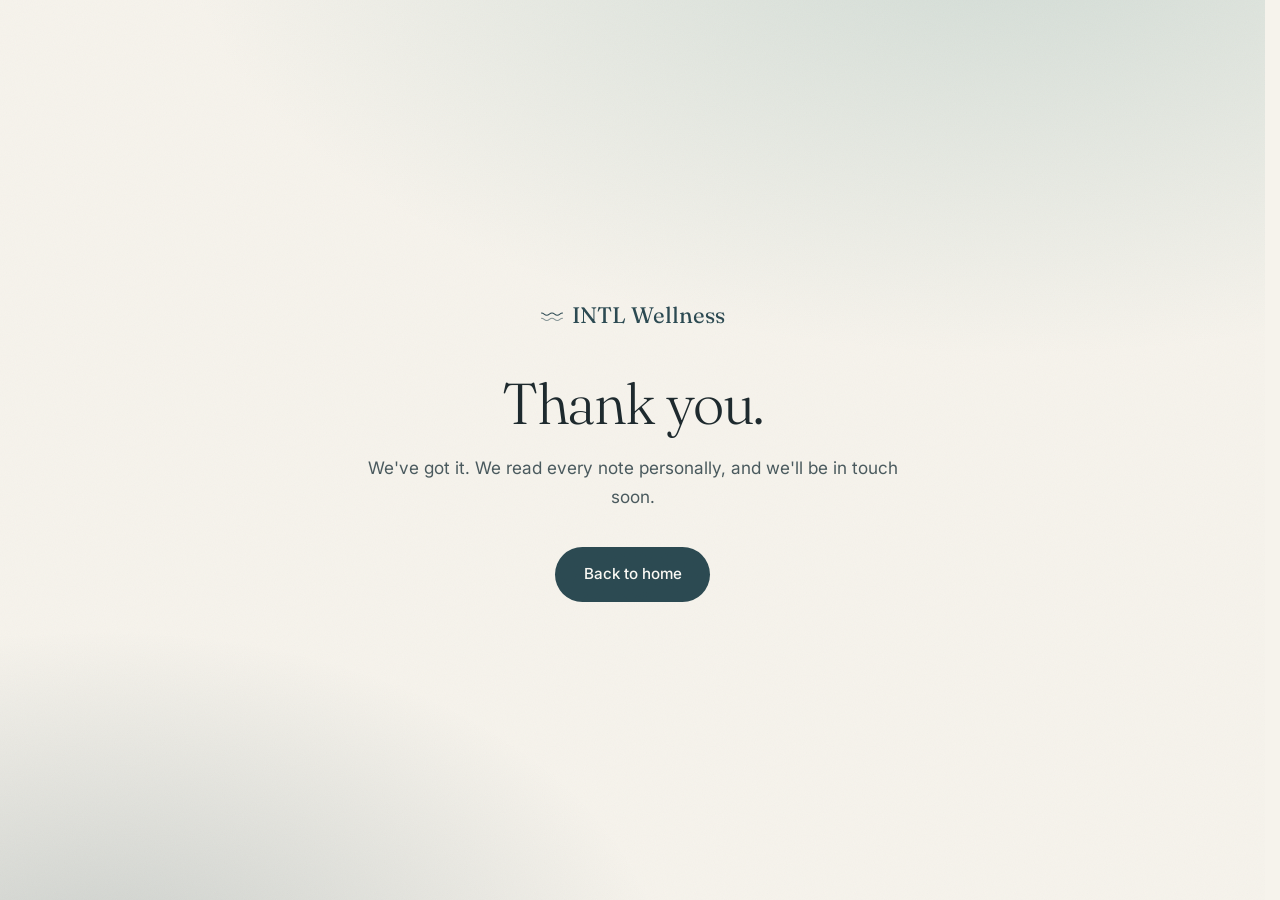
<file: thanks.html>
<!DOCTYPE html>
<html lang="en">
<head>
  <meta charset="UTF-8" />
  <meta name="viewport" content="width=device-width, initial-scale=1.0" />
  <meta name="robots" content="noindex" />
  <title>Thank you · INTL Wellness</title>

  <!-- Favicon -->
  <link rel="icon" href="assets/img/favicon.ico" sizes="any" />
  <link rel="icon" type="image/png" sizes="32x32" href="assets/img/favicon-32.png" />
  <link rel="icon" type="image/png" sizes="16x16" href="assets/img/favicon-16.png" />
  <link rel="apple-touch-icon" href="assets/img/apple-touch-icon.png" />
  <link rel="preconnect" href="https://fonts.googleapis.com" />
  <link rel="preconnect" href="https://fonts.gstatic.com" crossorigin />
  <link href="https://fonts.googleapis.com/css2?family=Fraunces:ital,opsz,wght@0,9..144,300;0,9..144,400;0,9..144,500;1,9..144,400&family=Inter:wght@300;400;500;600&display=swap" rel="stylesheet" />
  <link rel="stylesheet" href="assets/css/style.css" />
  <style>
    .thanks {
      min-height: 100svh; display: flex; align-items: center; justify-content: center;
      text-align: center; padding: 2rem;
      background:
        radial-gradient(120% 90% at 80% -10%, color-mix(in srgb, var(--sea) 28%, transparent), transparent 55%),
        radial-gradient(90% 80% at 8% 110%, color-mix(in srgb, var(--sea-deep) 22%, transparent), transparent 50%),
        var(--sand);
    }
    .thanks__card { max-width: 34rem; }
    .thanks__mark {
      display: inline-flex; align-items: center; gap: 0.55rem; margin-bottom: 2.5rem;
      color: var(--sea-deep); font-family: var(--display); font-size: 1.4rem;
    }
    .thanks__mark svg { width: 24px; height: 24px; }
    .thanks h1 {
      font-family: var(--display); font-weight: 300;
      font-size: clamp(2.4rem, 6vw, 3.6rem); line-height: 1.05; letter-spacing: -0.02em;
      color: var(--ink);
    }
    .thanks p { margin-top: 1.25rem; color: var(--ink-soft); font-size: 1.075rem; line-height: 1.65; }
    .thanks .btn { margin-top: 2.25rem; }
  </style>
</head>
<body>
  <div class="grain" aria-hidden="true"></div>
  <main class="thanks">
    <div class="thanks__card">
      <span class="thanks__mark">
        <svg viewBox="0 0 32 32" fill="none" aria-hidden="true">
          <path d="M2 12c3.5 0 3.5 3 7 3s3.5-3 7-3 3.5 3 7 3 3.5-3 7-3" stroke="currentColor" stroke-width="1.4" stroke-linecap="round"/>
          <path d="M2 19c3.5 0 3.5 3 7 3s3.5-3 7-3 3.5 3 7 3 3.5-3 7-3" stroke="currentColor" stroke-width="1.4" stroke-linecap="round" opacity=".55"/>
        </svg>
        INTL Wellness
      </span>
      <h1 id="thanksTitle">Thank you.</h1>
      <p id="thanksBody">We've got it. We read every note personally, and we'll be in touch soon.</p>
      <a href="/" class="btn btn--solid">Back to home</a>
    </div>
  </main>

  <script>
    // Tailor the message to which form was submitted (?f=waitlist | assessment).
    (function () {
      var f = new URLSearchParams(location.search).get("f");
      var title = document.getElementById("thanksTitle");
      var body = document.getElementById("thanksBody");
      if (f === "waitlist") {
        title.textContent = "You're on the list.";
        body.textContent = "Thank you for reserving your place among the founding members. We'll be in touch as spots open.";
      } else if (f === "assessment") {
        title.textContent = "Thank you.";
        body.textContent = "Your assessment is in. This is the beginning of the conversation. We'll review what you shared and reach out to map your first steps together.";
      }
    })();
  </script>
</body>
</html>
</file>
<file: assets/css/style.css>
/* ============================================================
   INTL WELLNESS — Coastal calm
   Hand-built. No framework. Edit freely.
   ============================================================ */

/* ----------  Design tokens  ---------- */
:root {
  /* Palette */
  --sand:       #F6F3EC;  /* page background — warm sand   */
  --sand-deep:  #ECE7DA;  /* alt section background        */
  --paper:      #FBFAF5;  /* cards / light surfaces        */
  --ink:        #1E2A2E;  /* primary text — deep slate     */
  --ink-soft:   #4A5A5E;  /* secondary text                */
  --sea:        #6E9C97;  /* sea glass — accent            */
  --sea-deep:   #2C4A52;  /* deep water                    */
  --sea-ink:    #15282C;  /* deepest water (dark sections) */
  --line:       #D9D2C2;  /* hairline borders              */

  /* Type */
  --display: "Fraunces", Georgia, "Times New Roman", serif;
  --sans: "Inter", -apple-system, BlinkMacSystemFont, "Segoe UI", sans-serif;

  /* Rhythm */
  --container: 1180px;
  --gutter: clamp(1.25rem, 5vw, 4rem);
  --section-y: clamp(5rem, 11vw, 9.5rem);

  /* Motion */
  --ease: cubic-bezier(0.22, 1, 0.36, 1);
}

/* ----------  Reset  ---------- */
*, *::before, *::after { box-sizing: border-box; }
* { margin: 0; }
/* Reserve the scrollbar gutter always, so locking scroll during the intro
   doesn't shift the layout (which made the letter morph "jump" on release). */
html { scroll-behavior: smooth; -webkit-text-size-adjust: 100%; scrollbar-gutter: stable; }
@media (prefers-reduced-motion: reduce) {
  html { scroll-behavior: auto; }
  *, *::before, *::after { animation-duration: .001ms !important; transition-duration: .001ms !important; }
}

body {
  font-family: var(--sans);
  background: var(--sand);
  color: var(--ink);
  line-height: 1.6;
  font-weight: 400;
  -webkit-font-smoothing: antialiased;
  text-rendering: optimizeLegibility;
  overflow-x: hidden;
}

img, svg { display: block; max-width: 100%; }
a { color: inherit; text-decoration: none; }
ul, ol { list-style: none; padding: 0; }
button { font: inherit; cursor: pointer; border: none; background: none; color: inherit; }

/* ----------  Film-grain overlay (kills the flat "AI" look)  ---------- */
.grain {
  position: fixed;
  inset: 0;
  z-index: 9999;
  pointer-events: none;
  opacity: 0.04;
  mix-blend-mode: multiply;
  background-image: url("data:image/svg+xml,%3Csvg xmlns='http://www.w3.org/2000/svg' width='160' height='160'%3E%3Cfilter id='n'%3E%3CfeTurbulence type='fractalNoise' baseFrequency='0.9' numOctaves='2' stitchTiles='stitch'/%3E%3C/filter%3E%3Crect width='100%25' height='100%25' filter='url(%23n)'/%3E%3C/svg%3E");
}

/* ----------  Layout primitives  ---------- */
.container {
  width: 100%;
  max-width: var(--container);
  margin-inline: auto;
  padding-inline: var(--gutter);
}
.section { padding-block: var(--section-y); }

.eyebrow, .section-label {
  font-size: 0.78rem;
  letter-spacing: 0.22em;
  text-transform: uppercase;
  font-weight: 500;
  color: var(--sea-deep);
}
.section-label { display: inline-block; margin-bottom: 1.25rem; position: relative; padding-left: 2.4rem; }
.section-label::before {
  content: ""; position: absolute; left: 0; top: 0.5em;
  width: 1.8rem; height: 1px; background: var(--sea);
}

.section-head { max-width: 46ch; margin-bottom: clamp(2.5rem, 5vw, 4rem); }
.section-title {
  font-family: var(--display);
  font-weight: 300;
  font-size: clamp(2rem, 4.6vw, 3.4rem);
  line-height: 1.08;
  letter-spacing: -0.015em;
}
.section-title--light { color: var(--paper); }
.section-intro { margin-top: 1.5rem; font-size: 1.075rem; color: var(--ink-soft); max-width: 52ch; }

em { font-style: italic; }

/* ----------  Buttons  ---------- */
.btn {
  display: inline-flex; align-items: center; justify-content: center;
  gap: 0.5rem;
  font-size: 0.95rem; font-weight: 500;
  padding: 0.95rem 1.8rem;
  border-radius: 100px;
  transition: transform .35s var(--ease), background-color .35s var(--ease), color .35s var(--ease), border-color .35s var(--ease);
  white-space: nowrap;
}
.btn--solid { background: var(--sea-deep); color: var(--paper); }
.btn--solid:hover { background: var(--ink); transform: translateY(-2px); }
.btn--ghost { color: var(--ink); }
.btn--ghost:hover { color: var(--sea-deep); transform: translateX(3px); }
.btn--pill { border: 1px solid var(--ink); padding: 0.6rem 1.3rem; }
.btn--pill:hover { background: var(--ink); color: var(--paper); }
.btn--block { width: 100%; }
.nowrap { white-space: nowrap; }
/* .btn's display would otherwise override the hidden attribute (intake step buttons) */
[hidden] { display: none !important; }
/* keep a nav pill (e.g. "← Back to home") on-screen beside the wordmark on phones */
@media (max-width: 420px) { .nav__inner .btn--pill { padding: 0.5rem 0.9rem; font-size: 0.85rem; } }

/* ============================================================
   NAV
   ============================================================ */
.nav {
  position: fixed; top: 0; left: 0; right: 0; z-index: 100;
  transition: background-color .4s var(--ease), box-shadow .4s var(--ease), padding .4s var(--ease);
  padding-block: 0.4rem;
}
.nav__inner {
  max-width: var(--container); margin-inline: auto;
  padding-inline: var(--gutter);
  display: flex; align-items: center; justify-content: space-between;
  height: 76px;
}
.nav.is-scrolled {
  background: color-mix(in srgb, var(--sand) 88%, transparent);
  backdrop-filter: blur(14px);
  -webkit-backdrop-filter: blur(14px);
  box-shadow: 0 1px 0 var(--line);
}

.wordmark { display: inline-flex; align-items: center; gap: 0.6rem; }
.wordmark__mark { color: var(--sea-deep); display: inline-flex; }
.wordmark__text {
  font-family: var(--display); font-weight: 400;
  font-size: 1.4rem; letter-spacing: -0.01em;
}

.nav__links { display: flex; gap: 2rem; }
.nav__links a {
  font-size: 0.92rem; color: var(--ink-soft); position: relative; padding-block: 0.3rem;
  transition: color .3s var(--ease);
}
.nav__links a::after {
  content: ""; position: absolute; left: 0; bottom: 0; height: 1px; width: 0;
  background: var(--sea-deep); transition: width .35s var(--ease);
}
.nav__links a:hover { color: var(--ink); }
.nav__links a:hover::after { width: 100%; }

.nav__actions { display: flex; align-items: center; gap: 1.75rem; }
.nav__play {
  display: inline-flex; align-items: center; gap: 0.45rem;
  font-size: 0.92rem; color: var(--ink-soft);
  transition: color .3s var(--ease);
}
.nav__play svg { color: var(--sea-deep); transition: transform .35s var(--ease); }
.nav__play:hover { color: var(--ink); }
.nav__play:hover svg { transform: scale(1.1); }

.nav__toggle { display: none; flex-direction: column; gap: 5px; padding: 8px; }
.nav__toggle span { width: 24px; height: 1.5px; background: var(--ink); transition: transform .35s var(--ease), opacity .3s; }
.nav__toggle[aria-expanded="true"] span:first-child { transform: translateY(6.5px) rotate(45deg); }
.nav__toggle[aria-expanded="true"] span:last-child { transform: translateY(-6.5px) rotate(-45deg); }

/* ============================================================
   HERO
   ============================================================ */
.hero {
  position: relative;
  min-height: 100svh;
  display: flex; align-items: center;
  padding-top: 76px;
  overflow: hidden;
  background:
    radial-gradient(120% 90% at 80% -10%, color-mix(in srgb, var(--sea) 28%, transparent), transparent 55%),
    radial-gradient(90% 80% at 8% 110%, color-mix(in srgb, var(--sea-deep) 22%, transparent), transparent 50%),
    var(--sand);
}
.hero__art { position: absolute; inset: 0; z-index: 0; }
.hero__waves { position: absolute; bottom: 0; left: 0; width: 100%; height: 62%; }
.wave { opacity: 0.5; }
.wave--1 { fill: color-mix(in srgb, var(--sea) 45%, transparent); animation: drift 14s ease-in-out infinite alternate; }
.wave--2 { fill: color-mix(in srgb, var(--sea-deep) 30%, transparent); animation: drift 18s ease-in-out infinite alternate-reverse; }
.wave--3 { fill: color-mix(in srgb, var(--sea-deep) 55%, transparent); animation: drift 22s ease-in-out infinite alternate; }
@keyframes drift { from { transform: translateX(-2%); } to { transform: translateX(2%); } }

/* caustics = shifting water-light gradient */
.caustics {
  position: absolute; inset: -20%;
  background:
    radial-gradient(40% 30% at 30% 30%, color-mix(in srgb, var(--sea) 35%, transparent), transparent 60%),
    radial-gradient(35% 28% at 70% 55%, color-mix(in srgb, var(--paper) 50%, transparent), transparent 60%),
    radial-gradient(45% 35% at 55% 80%, color-mix(in srgb, var(--sea-deep) 30%, transparent), transparent 60%);
  filter: blur(30px);
  animation: caustics 24s ease-in-out infinite alternate;
}
@keyframes caustics {
  from { transform: translate(-3%, -2%) scale(1.05); }
  to   { transform: translate(3%, 2%) scale(1.12); }
}

.hero__content { position: relative; z-index: 2; max-width: 880px; }
.hero .eyebrow { display: inline-block; margin-bottom: 1.75rem; }
.hero__title {
  font-family: var(--display); font-weight: 300;
  letter-spacing: -0.03em;
}

/* INTL acronym lockup.
   Sequence (driven by main.js): the four letters + "Wellness" appear as a
   horizontal wordmark → "Wellness" fades → INTL drops into a vertical column
   → the four words flood in beside each letter. */
.acronym {
  position: relative;                 /* positioning context for "Wellness" */
  display: grid;
  gap: 0.02em;
  font-size: clamp(2.5rem, 7.5vw, 5.2rem);
  line-height: 1.12;
}
.ac-line {
  display: grid;
  grid-template-columns: 0.92em 1fr;   /* fixed initial column → capitals share a left edge */
  align-items: baseline;
}

/* Clean static sea-tone gradient fill (no motion, no filter) */
.ac-letter, .ac-word, .ac-wellness {
  font-style: normal; font-weight: 400;
  background-image: linear-gradient(125deg, var(--sea-deep), var(--sea) 58%, var(--sea-deep));
  -webkit-background-clip: text;
  background-clip: text;
  -webkit-text-fill-color: transparent;
  color: transparent;
  /* Extend the text clip-box downward so descenders (g, p, y) aren't cut. */
  padding-bottom: 0.16em;
  margin-bottom: -0.16em;
}
.ac-letter  { font-weight: 500; }      /* initials a touch heavier so I·N·T·L lead */
.ac-wellness {
  position: absolute; left: 0; top: 0;
  white-space: nowrap; font-weight: 300;
  pointer-events: none;
}

/* Hidden before the JS sequence runs (only when JS is on, to avoid a flash).
   No-JS / unsupported browsers fall through to the static final layout. */
.js .ac-letter, .js .ac-word, .js .ac-wellness { opacity: 0; }

@media (prefers-reduced-motion: reduce) {
  .js .ac-letter, .js .ac-word { opacity: 1; }
  .ac-wellness { display: none; }
}
/* "When you look in the mirror…" — frames the acronym as a question */
.ac-prompt {
  font-family: var(--display); font-style: italic; font-weight: 300;
  font-size: clamp(1.15rem, 2vw, 1.6rem);
  color: var(--sea-deep);
  margin-bottom: 0.6rem;
}

.hero__lede {
  margin-top: 1.75rem; max-width: 46ch;
  font-size: clamp(1.05rem, 1.6vw, 1.3rem); color: var(--ink-soft);
}
.hero__lede strong { color: var(--sea-deep); font-weight: 600; }
.hero__actions { margin-top: 2.5rem; display: flex; gap: 1rem; flex-wrap: wrap; align-items: center; }

.hero__scroll {
  position: absolute; bottom: 2rem; left: 50%; transform: translateX(-50%);
  z-index: 2; width: 26px; height: 42px; border: 1.5px solid var(--sea-deep);
  border-radius: 100px;
}
.hero__scroll span {
  position: absolute; top: 8px; left: 50%; width: 3px; height: 8px; border-radius: 3px;
  background: var(--sea-deep); transform: translateX(-50%);
  animation: scrolldot 1.8s var(--ease) infinite;
}
@keyframes scrolldot { 0% { opacity: 0; top: 8px; } 40% { opacity: 1; } 80% { opacity: 0; top: 24px; } 100% { opacity: 0; } }
/* on short laptop screens the hero's buttons reach the bottom, where the cue would sit on them */
@media (min-width: 900px) and (max-height: 900px) { .hero__scroll { display: none; } }

/* ============================================================
   ETHOS
   ============================================================ */
.ethos { background: var(--sand); }
.ethos__grid { display: grid; grid-template-columns: 1fr; gap: 1.5rem; }
.ethos__statement {
  font-family: var(--display); font-weight: 300;
  font-size: clamp(1.8rem, 4.4vw, 3.2rem);
  line-height: 1.14; letter-spacing: -0.02em;
  max-width: 18ch;
}
.ethos__statement span { display: block; text-wrap: balance; }
.ethos__statement em { color: var(--sea-deep); }
.ethos__body {
  font-size: 1.1rem; color: var(--ink-soft); max-width: 56ch;
  margin-top: 1rem; justify-self: end; max-width: 50ch;
}
@media (min-width: 900px) {
  .ethos__grid { grid-template-columns: 1.3fr 1fr; align-items: end; column-gap: 4rem; }
  .ethos__statement { grid-column: 1; }
  .section-label { grid-column: 1 / -1; }
  .ethos__body { grid-column: 2; margin-top: 0; }
}

/* ============================================================
   THE WEEK — cadence
   ============================================================ */
.week { background: var(--sand-deep); }
.cadence { display: grid; gap: 0; border-top: 1px solid var(--line); }
.cadence__item {
  display: grid; grid-template-columns: auto 1fr; gap: clamp(1rem, 4vw, 3rem);
  align-items: start;
  padding-block: clamp(1.75rem, 3.5vw, 2.75rem);
  border-bottom: 1px solid var(--line);
}
.cadence__num {
  font-family: var(--display); font-size: clamp(1.4rem, 3vw, 2.2rem);
  font-weight: 300; color: var(--sea); line-height: 1;
}
.cadence__item h3 { font-family: var(--display); font-weight: 400; font-size: clamp(1.3rem, 2.6vw, 1.9rem); letter-spacing: -0.01em; }
.cadence__item p { margin-top: 0.5rem; color: var(--ink-soft); max-width: 54ch; }
.cadence__meta {
  display: inline-block; margin-top: 1rem; font-size: 0.8rem; letter-spacing: 0.12em;
  text-transform: uppercase; color: var(--sea-deep);
  border: 1px solid var(--line); border-radius: 100px; padding: 0.3rem 0.9rem;
}

/* ============================================================
   CARE — pillars
   ============================================================ */
.care { background: var(--sand); }
.pillars { display: grid; grid-template-columns: repeat(auto-fit, minmax(230px, 1fr)); gap: 1.25rem; }
.pillar {
  background: var(--paper); border: 1px solid var(--line); border-radius: 20px;
  padding: clamp(1.75rem, 3vw, 2.5rem);
  transition: transform .45s var(--ease), box-shadow .45s var(--ease), border-color .45s var(--ease);
}
.pillar:hover { transform: translateY(-6px); box-shadow: 0 24px 50px -28px rgba(21,40,44,.4); border-color: var(--sea); }
.pillar__icon { width: 48px; height: 48px; margin-bottom: 1.5rem; color: var(--sea-deep); }
.pillar__icon svg { width: 100%; height: 100%; fill: none; stroke: currentColor; stroke-width: 1.4; stroke-linecap: round; stroke-linejoin: round; }
.pillar h3 { font-family: var(--display); font-weight: 400; font-size: 1.5rem; margin-bottom: 0.6rem; }
.pillar p { color: var(--ink-soft); font-size: 0.98rem; }

/* ============================================================
   MEMBERSHIP — dark water section
   ============================================================ */
.membership { position: relative; background: var(--sea-ink); color: var(--paper); overflow: hidden; }
.membership__art { position: absolute; inset: 0; z-index: 0; opacity: 0.5; }
.caustics--soft { filter: blur(50px); opacity: 0.7; }
.membership__grid {
  position: relative; z-index: 1;
  display: grid; grid-template-columns: 1fr; gap: clamp(2.5rem, 5vw, 4.5rem); align-items: center;
}
.membership__intro { color: color-mix(in srgb, var(--paper) 78%, transparent); margin-top: 1.5rem; max-width: 48ch; font-size: 1.075rem; }
.membership .section-label { color: var(--sea); }
.membership .section-label::before { background: var(--sea); }
.membership__list { margin-top: 2.25rem; display: grid; gap: 0.9rem; }
.membership__list li {
  position: relative; padding-left: 2rem; color: color-mix(in srgb, var(--paper) 88%, transparent);
}
.membership__list li::before {
  content: ""; position: absolute; left: 0; top: 0.55em; width: 12px; height: 12px;
  border-radius: 50%; border: 1px solid var(--sea);
  background: radial-gradient(circle, var(--sea) 40%, transparent 45%);
}
.soon {
  font-size: 0.68rem; letter-spacing: 0.1em; text-transform: uppercase;
  background: color-mix(in srgb, var(--sea) 30%, transparent); color: var(--paper);
  padding: 0.15rem 0.55rem; border-radius: 100px; margin-left: 0.5rem; vertical-align: middle;
}

.price-card {
  background: color-mix(in srgb, var(--paper) 8%, transparent);
  border: 1px solid color-mix(in srgb, var(--paper) 18%, transparent);
  backdrop-filter: blur(8px); -webkit-backdrop-filter: blur(8px);
  border-radius: 24px; padding: clamp(2rem, 4vw, 3rem); text-align: center;
}
.price-card__tag { font-size: 0.78rem; letter-spacing: 0.2em; text-transform: uppercase; color: var(--sea); }
.price-card__amount {
  font-family: var(--display); font-weight: 300; font-size: clamp(3.5rem, 8vw, 5rem);
  line-height: 1; margin-block: 0.75rem 0.5rem; letter-spacing: -0.02em;
}
.price-card__amount span:first-child { font-size: 0.45em; vertical-align: top; margin-right: 0.1em; color: var(--sea); }
.price-card__per { font-size: 0.32em; color: color-mix(in srgb, var(--paper) 70%, transparent); letter-spacing: 0; }
.price-card__sub { color: color-mix(in srgb, var(--paper) 72%, transparent); font-size: 0.92rem; margin-bottom: 1.75rem; }
.price-card .btn--solid { background: var(--paper); color: var(--sea-ink); }
.price-card .btn--solid:hover { background: var(--sea); color: var(--paper); }
.price-card__note { margin-top: 1.25rem; font-size: 0.82rem; color: color-mix(in srgb, var(--paper) 60%, transparent); }
@media (min-width: 900px) {
  .membership__grid { grid-template-columns: 1.25fr 0.85fr; }
}

/* ============================================================
   HOW IT WORKS
   ============================================================ */
.how { background: var(--sand-deep); }
.steps { display: grid; grid-template-columns: repeat(auto-fit, minmax(250px, 1fr)); gap: clamp(1.5rem, 4vw, 3rem); }
.step { position: relative; padding-top: 3.5rem; }
.step__num {
  position: absolute; top: 0; left: 0;
  font-family: var(--display); font-weight: 300; font-size: 2rem;
  width: 56px; height: 56px; border-radius: 50%; border: 1px solid var(--sea);
  display: flex; align-items: center; justify-content: center; color: var(--sea-deep);
}
.step h3 { font-family: var(--display); font-weight: 400; font-size: 1.5rem; margin-bottom: 0.6rem; }
.step p { color: var(--ink-soft); }

/* ============================================================
   WAITLIST
   ============================================================ */
.waitlist { background: var(--sand); }
.waitlist__grid { display: grid; grid-template-columns: 1fr; gap: clamp(2.5rem, 5vw, 4.5rem); align-items: start; }
.waitlist__intro { margin-top: 1.5rem; color: var(--ink-soft); font-size: 1.075rem; max-width: 42ch; }
.waitlist__assurance { margin-top: 1.5rem; font-size: 0.9rem; color: var(--sea-deep); }
@media (min-width: 900px) { .waitlist__grid { grid-template-columns: 1fr 1fr; } }

.form { background: var(--paper); border: 1px solid var(--line); border-radius: 24px; padding: clamp(1.75rem, 4vw, 2.75rem); }
.form__row { display: grid; grid-template-columns: 1fr 1fr; gap: 1rem; }
@media (max-width: 480px) { .form__row { grid-template-columns: 1fr; } }
.field { margin-bottom: 1.25rem; display: flex; flex-direction: column; gap: 0.5rem; }
.field label { font-size: 0.85rem; font-weight: 500; letter-spacing: 0.02em; }
.optional { color: var(--ink-soft); font-weight: 400; }
.field input, .field textarea {
  font: inherit; color: var(--ink);
  background: var(--sand);
  border: 1px solid var(--line); border-radius: 12px;
  padding: 0.85rem 1rem;
  transition: border-color .3s var(--ease), background-color .3s var(--ease), box-shadow .3s var(--ease);
  resize: vertical;
}
.field input:focus, .field textarea:focus {
  outline: none; border-color: var(--sea);
  background: var(--paper);
  box-shadow: 0 0 0 4px color-mix(in srgb, var(--sea) 18%, transparent);
}
.field input:user-invalid { border-color: #b4543f; }
.form__status { margin-top: 1rem; font-size: 0.92rem; min-height: 1.2em; }
.waitlist__next {
  margin-top: 1.25rem; padding-top: 1.25rem; border-top: 1px solid var(--line);
  text-align: center; font-size: 0.9rem; color: var(--ink-soft);
}
.form__status.is-success { color: var(--sea-deep); }
.form__status.is-error { color: #b4543f; }

/* ============================================================
   FOOTER
   ============================================================ */
.footer { background: var(--sea-ink); color: color-mix(in srgb, var(--paper) 80%, transparent); padding-block: clamp(3rem, 6vw, 5rem); }
.footer__inner { display: grid; gap: 2.5rem; }
.footer__brand .wordmark__text { color: var(--paper); font-size: 1.5rem; }
.footer__brand p { margin-top: 0.75rem; font-size: 0.95rem; max-width: 30ch; }
.footer__nav { display: flex; flex-wrap: wrap; gap: 1.5rem; }
.footer__nav a { font-size: 0.92rem; transition: color .3s var(--ease); }
.footer__nav a:hover { color: var(--paper); }
.footer__meta { font-size: 0.82rem; color: color-mix(in srgb, var(--paper) 55%, transparent); display: grid; gap: 0.4rem; }
.inline-link {
  color: var(--sea-deep);
  border-bottom: 1px solid color-mix(in srgb, var(--sea) 55%, transparent);
  transition: border-color .3s var(--ease), color .3s var(--ease);
}
.inline-link:hover { color: var(--ink); border-color: var(--sea-deep); }

.footer__fineprint { font-style: italic; }
.footer__area { margin-top: 0.5rem; font-size: 0.85rem; color: color-mix(in srgb, var(--paper) 55%, transparent); }
.footer__replay { opacity: 0.62; }
.footer__replay:hover { opacity: 1; }
.footer__sep { margin-inline: 0.5rem; color: color-mix(in srgb, var(--paper) 35%, transparent); }
.footer__credit {
  color: color-mix(in srgb, var(--paper) 72%, transparent);
  text-decoration: none; border-bottom: 1px solid color-mix(in srgb, var(--sea) 60%, transparent);
  transition: color .3s var(--ease), border-color .3s var(--ease);
}
.footer__credit:hover { color: var(--paper); border-color: var(--sea); }
@media (min-width: 780px) {
  .footer__inner { grid-template-columns: 1.5fr 1fr; grid-template-areas: "brand nav" "meta meta"; align-items: start; }
  .footer__brand { grid-area: brand; }
  .footer__nav { grid-area: nav; justify-content: flex-end; }
  .footer__meta { grid-area: meta; border-top: 1px solid color-mix(in srgb, var(--paper) 14%, transparent); padding-top: 1.5rem; }
}

/* ============================================================
   SCROLL REVEAL
   ============================================================ */
.reveal {
  opacity: 0; transform: translateY(22px);
  transition: opacity .9s var(--ease), transform .9s var(--ease);
  transition-delay: calc(var(--d, 0) * 90ms);
}
.reveal.is-visible { opacity: 1; transform: none; }
@media (prefers-reduced-motion: reduce) { .reveal { opacity: 1; transform: none; } }

/* ============================================================
   MOBILE NAV
   ============================================================ */
@media (max-width: 820px) {
  .nav__cta { display: none; }
  .nav__toggle { display: flex; }
  .nav__actions { margin-left: auto; margin-right: 0.6rem; }   /* "Watch intro" sits beside the menu button */
  .nav__links {
    position: fixed; inset: 0; top: 76px;
    flex-direction: column; align-items: center; justify-content: center; gap: 2rem;
    background: color-mix(in srgb, var(--sand) 97%, transparent);
    backdrop-filter: blur(20px); -webkit-backdrop-filter: blur(20px);
    transform: translateY(-12px); opacity: 0; pointer-events: none;
    transition: opacity .4s var(--ease), transform .4s var(--ease);
  }
  .nav__links a { font-size: 1.4rem; font-family: var(--display); color: var(--ink); }
  body.nav-open .nav__links { opacity: 1; transform: none; pointer-events: auto; }
  body.nav-open { overflow: hidden; }
}
/* phones: "Watch intro" → "Intro"; tiny screens: icon only (label kept for screen readers) */
@media (max-width: 400px) {
  .nav__play-verb { display: none; }
  .nav__play-text { text-transform: capitalize; }
}
@media (max-width: 340px) {
  .nav__play-text { position: absolute; width: 1px; height: 1px; overflow: hidden; clip: rect(0 0 0 0); white-space: nowrap; }
}
</file>
<file: assets/css/intro.css>
/* ============================================================
   INTL Wellness — cinematic first-visit intro
   An underwater scene: deep-water gradient, drifting light,
   rising bubbles, vignette, letterbox. Plays once, skippable,
   then hands the INTL letters to the hero as the site fades in.
   ============================================================ */

.intro {
  position: fixed;
  inset: 0;
  z-index: 9998;
  display: none;
  align-items: center;
  justify-content: center;
  overflow: hidden;
  background: radial-gradient(120% 100% at 50% 30%, #0c2a31 0%, #071c22 55%, #041216 100%);
  opacity: 1;
}
.will-intro .intro { display: flex; }

/* ---------------- underwater background layers ---------------- */
.intro__bg {                          /* real water footage — the base layer */
  position: absolute; inset: 0; width: 100%; height: 100%;
  object-fit: cover; opacity: 0.85;
  animation: introKen 130s ease-out both;
}
.intro__water {
  position: absolute; inset: -8%;
  background:
    radial-gradient(60% 45% at 50% 18%, rgba(140,200,190,0.22), transparent 60%),
    radial-gradient(80% 60% at 50% 120%, rgba(4,16,20,0.9), transparent 60%);
  animation: introKen 130s ease-out both;
}
@keyframes introKen { from { transform: scale(1.02); } to { transform: scale(1.13); } }

/* soft god-ray light shafts from above */
.intro__rays {
  position: absolute; inset: -30% -10% 0;
  background:
    linear-gradient(100deg, transparent 18%, rgba(170,215,205,0.10) 30%, transparent 42%,
                    transparent 58%, rgba(170,215,205,0.07) 70%, transparent 82%);
  filter: blur(6px);
  mix-blend-mode: screen;
  animation: introRays 22s ease-in-out infinite alternate;
}
@keyframes introRays {
  from { transform: translateX(-4%) rotate(-1deg); opacity: 0.7; }
  to   { transform: translateX(4%)  rotate(1deg);  opacity: 1; }
}

/* drifting caustic glow */
.intro__glow {
  position: absolute; inset: -20%;
  background:
    radial-gradient(34% 26% at 32% 30%, rgba(110,156,151,0.4), transparent 60%),
    radial-gradient(30% 24% at 70% 58%, rgba(121,182,172,0.26), transparent 60%),
    radial-gradient(42% 34% at 55% 82%, rgba(44,74,82,0.5), transparent 60%);
  filter: blur(48px);
  animation: introGlow 20s ease-in-out infinite alternate;
}
@keyframes introGlow {
  from { transform: translate(-3%, -2%) scale(1.05); }
  to   { transform: translate(3%, 2%) scale(1.15); }
}

/* rising bubbles (populated by JS) */
.intro__bubbles { position: absolute; inset: 0; overflow: hidden; }
.intro__bubbles .bubble {
  position: absolute; bottom: -6vh; border-radius: 50%;
  background: radial-gradient(circle at 34% 30%, rgba(255,255,255,0.55), rgba(180,220,215,0.14) 58%, transparent 70%);
  box-shadow: inset 0 0 6px rgba(255,255,255,0.25);
  opacity: 0;
  animation: introRise linear infinite;
}
@keyframes introRise {
  0%   { transform: translateY(0) translateX(0); opacity: 0; }
  12%  { opacity: 0.7; }
  88%  { opacity: 0.45; }
  100% { transform: translateY(-112vh) translateX(var(--drift, 0)); opacity: 0; }
}

/* vignette + gentle top/bottom darkening for legibility */
.intro__vignette {
  position: absolute; inset: 0;
  background: radial-gradient(125% 100% at 50% 42%, transparent 42%, rgba(2,10,14,0.88) 100%);
}
.intro__scrim {
  position: absolute; inset: 0;
  background: linear-gradient(180deg, rgba(4,16,20,0.5) 0%, transparent 32%, transparent 68%, rgba(4,16,20,0.55) 100%);
}

/* cinematic letterbox bars */
.intro__bar {
  position: absolute; left: 0; right: 0; height: 0;
  background: #000; z-index: 4;
  transition: height .9s var(--ease, ease);
}
.intro__bar--top { top: 0; }
.intro__bar--bottom { bottom: 0; }
.intro.is-playing .intro__bar { height: 7vh; }
.intro--out .intro__bar { height: 0; }

/* ---------------- skip ---------------- */
.intro__skip {
  position: absolute; top: calc(7vh + 16px); right: 24px; z-index: 6;
  font-family: var(--sans, sans-serif);
  font-size: 0.78rem; letter-spacing: 0.16em; text-transform: uppercase;
  color: rgba(234,242,239,0.7);
  border: 1px solid rgba(234,242,239,0.26);
  border-radius: 100px; padding: 0.5rem 1.1rem;
  transition: color .3s, border-color .3s, background-color .3s, top .9s var(--ease, ease);
}
.intro__skip:hover { color: #fff; border-color: rgba(234,242,239,0.6); background: rgba(234,242,239,0.06); }

/* ---------------- stage ---------------- */
.intro__stage {
  position: relative; z-index: 3;
  width: 100%; max-width: 1000px;
  padding: 0 var(--gutter, 1.5rem);
  text-align: center;
}
/* soft dark pool behind the wordmark + captions — keeps the light type legible
   when the water footage runs pale */
.intro__stage::before {
  content: ""; position: absolute; z-index: -1; pointer-events: none;
  left: 50%; top: 50%; transform: translate(-50%, -50%);
  width: min(1150px, 150vw); height: min(640px, 90vh);
  background: radial-gradient(closest-side, rgba(3,14,18,0.5), rgba(3,14,18,0.3) 55%, transparent 100%);
}

/* Begin gate */
.intro__gate {
  display: flex; flex-direction: column; align-items: center; gap: 1.6rem;
  transition: opacity .7s var(--ease, ease), transform .7s var(--ease, ease);
}
.intro__gate-mark {
  font-family: var(--display, Georgia, serif);
  font-weight: 300;
  font-size: clamp(3rem, 12vw, 7rem);
  letter-spacing: 0.14em;
  color: #EAF2EF;
  padding-left: 0.14em;
  text-shadow: 0 0 50px rgba(121,182,172,0.35);
}
.intro__begin {
  font-family: var(--sans, sans-serif);
  font-size: 0.9rem; letter-spacing: 0.18em; text-transform: uppercase;
  color: var(--sea-ink, #07171b);
  background: #EAF2EF;
  border-radius: 100px; padding: 0.95rem 2.6rem;
  transition: transform .35s var(--ease, ease), background-color .35s, box-shadow .35s;
  box-shadow: 0 10px 40px -12px rgba(121,182,172,0.5);
}
.intro__begin:hover { transform: translateY(-2px); background: #fff; }
.intro__hint { font-size: 0.7rem; letter-spacing: 0.2em; text-transform: uppercase; color: rgba(234,242,239,0.78); text-shadow: 0 1px 3px rgba(0,0,0,0.4); }

/* Narration */
.intro__narr {
  position: absolute; inset: 0;
  display: flex; flex-direction: column; align-items: center; justify-content: center;
  gap: clamp(1.8rem, 6vh, 4rem);
  opacity: 0; pointer-events: none;
}
.intro.is-playing .intro__gate { opacity: 0; transform: translateY(-12px); pointer-events: none; }
.intro.is-playing .intro__narr { opacity: 1; }

/* INTL — horizontal wordmark, present the whole intro */
.intro__wordmark {
  font-family: var(--display, Georgia, serif);
  font-weight: 300;
  font-size: clamp(3.5rem, 15vw, 10rem);
  line-height: 1.12;                  /* match .acronym so the morph lands true */
  letter-spacing: 0.16em;
  color: #EAF2EF;
  padding-left: 0.16em;              /* optically centre the tracked letters */
  text-shadow: 0 0 60px rgba(121,182,172,0.5), 0 4px 30px rgba(0,0,0,0.5);
  opacity: 0;
  transform: translateY(10px) scale(0.98);
  transition: opacity 1.4s var(--ease, ease), transform 1.4s var(--ease, ease), letter-spacing 1.6s var(--ease, ease);
}
.intro.is-playing .intro__wordmark {
  opacity: 1; transform: none; letter-spacing: 0.24em;
}
.intro__wordmark span {
  display: inline-block; will-change: transform;
  transition: color 1.4s var(--ease, ease), text-shadow 1.4s var(--ease, ease), opacity 1.4s var(--ease, ease);
}
/* lit as the narrator names it: intention, nourished, trust, love. Once the
   first lights, the rest dim so INTL visibly builds I → IN → INT → INTL. */
.intro__wordmark.is-lighting span:not(.lit) { opacity: 0.3; }
.intro__wordmark span.lit {
  color: #fff;
  text-shadow: 0 0 24px rgba(170,230,218,0.95), 0 0 80px rgba(121,182,172,0.85), 0 4px 30px rgba(0,0,0,0.5);
}

/* Captions — slow, soft, blur-in */
.intro__cap {
  min-height: 1.4em;
  font-family: var(--display, Georgia, serif);
  font-weight: 300; font-style: italic;
  font-size: clamp(1.4rem, 3.6vw, 2.4rem);
  line-height: 1.3; letter-spacing: 0.005em;
  color: #EAF2EF; text-shadow: 0 1px 3px rgba(0,0,0,0.45), 0 2px 40px rgba(0,0,0,0.6);
  max-width: 24ch; margin: 0 auto;
  opacity: 0; filter: blur(7px); transform: translateY(10px);
  transition: opacity .9s var(--ease, ease), filter .9s var(--ease, ease), transform .9s var(--ease, ease);
}
.intro__cap.show { opacity: 1; filter: blur(0); transform: none; }

/* handoff fade */
.intro--out .intro__cap,
.intro--out .intro__stage::before,
.intro--out .intro__skip,
.intro--out .intro__scrim,
.intro--out .intro__vignette,
.intro--out .intro__rays,
.intro--out .intro__glow,
.intro--out .intro__bubbles,
.intro--out .intro__bg { opacity: 0; transition: opacity 2.2s var(--ease, ease); }
.intro--out .intro__bar { transition: height 2s var(--ease, ease); }

@media (prefers-reduced-motion: reduce) { .intro { display: none !important; } }
</file>
<file: assets/css/intake.css>
/* ============================================================
   INTL WELLNESS — Coaching Assessment (intake wizard)
   Builds on style.css tokens.
   ============================================================ */

.intake-page { background: var(--sand); }

.intake { padding-top: 96px; padding-bottom: clamp(4rem, 8vw, 7rem); }
.intake__wrap { max-width: 760px; }

.intake__head { margin-bottom: 2.5rem; }
.intake__title {
  font-family: var(--display); font-weight: 300;
  font-size: clamp(2rem, 5vw, 3.1rem); line-height: 1.08;
  letter-spacing: -0.02em; margin: 1rem 0 1.25rem;
}
.intake__welcome { color: var(--ink-soft); font-size: 1.08rem; max-width: 60ch; }
.intake__note {
  margin-top: 1.25rem; padding: 0.9rem 1.2rem;
  background: color-mix(in srgb, var(--sea) 10%, var(--paper));
  border: 1px solid var(--line); border-radius: 12px;
  font-size: 0.92rem; color: var(--sea-deep); max-width: 60ch;
}

/* ----------  Progress  ---------- */
.progress {
  position: sticky; top: 76px; z-index: 20;
  background: color-mix(in srgb, var(--sand) 92%, transparent);
  backdrop-filter: blur(12px); -webkit-backdrop-filter: blur(12px);
  padding: 1rem 0 1.1rem; margin-bottom: 2rem;
  border-bottom: 1px solid var(--line);
}
.progress__meta { display: flex; justify-content: space-between; align-items: baseline; margin-bottom: 0.6rem; gap: 1rem; }
.progress__step { font-size: 0.78rem; letter-spacing: 0.14em; text-transform: uppercase; color: var(--sea-deep); font-weight: 500; }
.progress__title { font-family: var(--display); font-size: 1.05rem; color: var(--ink); }
.progress__track { height: 4px; border-radius: 100px; background: var(--line); overflow: hidden; }
.progress__bar {
  height: 100%; width: 8%; border-radius: 100px;
  background: linear-gradient(90deg, var(--sea), var(--sea-deep));
  transition: width 0.5s var(--ease);
}

/* ----------  Steps  ---------- */
.iform { position: relative; }
.step { border: none; padding: 0; margin: 0; min-inline-size: 0; }
.step:not(.is-active) { display: none; }
.step.is-active { animation: stepIn 0.5s var(--ease); }
@keyframes stepIn { from { opacity: 0; transform: translateY(14px); } to { opacity: 1; transform: none; } }
@media (prefers-reduced-motion: reduce) { .step.is-active { animation: none; } }

.step__title {
  font-family: var(--display); font-weight: 400;
  font-size: clamp(1.5rem, 3.5vw, 2rem); letter-spacing: -0.01em;
  margin-bottom: 0.5rem; padding: 0;
}
.step__lede { color: var(--ink-soft); margin-bottom: 1.75rem; }
.sub {
  font-size: 0.8rem; letter-spacing: 0.16em; text-transform: uppercase;
  color: var(--sea-deep); font-weight: 600;
  margin: 1.75rem 0 0.25rem; padding-top: 1.25rem; border-top: 1px solid var(--line);
}

/* ----------  Fields  ---------- */
.field { margin-bottom: 1.4rem; display: flex; flex-direction: column; gap: 0.5rem; }
.field label { font-size: 0.95rem; font-weight: 500; color: var(--ink); }
.optional { color: var(--ink-soft); font-weight: 400; }
.grid-2 { display: grid; grid-template-columns: 1fr 1fr; gap: 1rem; }
@media (max-width: 560px) { .grid-2 { grid-template-columns: 1fr; } }

.field input[type="text"], .field input[type="email"], .field input[type="tel"],
.field input[type="number"], .field textarea {
  font: inherit; color: var(--ink); width: 100%;
  background: var(--paper); border: 1px solid var(--line); border-radius: 12px;
  padding: 0.8rem 1rem; resize: vertical;
  transition: border-color .25s var(--ease), box-shadow .25s var(--ease);
}
.field input:focus, .field textarea:focus {
  outline: none; border-color: var(--sea);
  box-shadow: 0 0 0 4px color-mix(in srgb, var(--sea) 16%, transparent);
}

/* ----------  Chips (single-select radios)  ---------- */
.chips { display: flex; flex-wrap: wrap; gap: 0.6rem; }
.chip { position: relative; cursor: pointer; }
.chip input { position: absolute; opacity: 0; inset: 0; cursor: pointer; }
.chip span {
  display: inline-block; padding: 0.55rem 1.1rem; border-radius: 100px;
  border: 1px solid var(--line); background: var(--paper);
  font-size: 0.92rem; color: var(--ink-soft);
  transition: all .25s var(--ease);
}
.chip:hover span { border-color: var(--sea); }
.chip input:checked + span {
  background: var(--sea-deep); color: var(--paper); border-color: var(--sea-deep);
}
.chip input:focus-visible + span { box-shadow: 0 0 0 4px color-mix(in srgb, var(--sea) 20%, transparent); }

/* ----------  Checkboxes (multi-select)  ---------- */
.checks { display: grid; grid-template-columns: repeat(auto-fit, minmax(180px, 1fr)); gap: 0.6rem; margin-bottom: 0.5rem; }
.check { position: relative; cursor: pointer; }
.check input { position: absolute; opacity: 0; inset: 0; cursor: pointer; }
.check span {
  display: flex; align-items: center; gap: 0.6rem;
  padding: 0.7rem 1rem; border-radius: 12px;
  border: 1px solid var(--line); background: var(--paper);
  font-size: 0.95rem; color: var(--ink); transition: all .25s var(--ease);
}
.check span::before {
  content: ""; width: 18px; height: 18px; border-radius: 5px; flex: none;
  border: 1.5px solid var(--line); transition: all .2s var(--ease);
}
.check:hover span { border-color: var(--sea); }
.check input:checked + span { border-color: var(--sea); background: color-mix(in srgb, var(--sea) 10%, var(--paper)); }
.check input:checked + span::before {
  background: var(--sea-deep); border-color: var(--sea-deep);
  background-image: url("data:image/svg+xml,%3Csvg xmlns='http://www.w3.org/2000/svg' viewBox='0 0 24 24' fill='none' stroke='white' stroke-width='3' stroke-linecap='round' stroke-linejoin='round'%3E%3Cpath d='M20 6L9 17l-5-5'/%3E%3C/svg%3E");
  background-size: 12px; background-repeat: no-repeat; background-position: center;
}
.check input:focus-visible + span { box-shadow: 0 0 0 4px color-mix(in srgb, var(--sea) 18%, transparent); }

/* ----------  Range sliders  ---------- */
.range-field { gap: 0.75rem; }
.range-field label { display: flex; justify-content: space-between; align-items: center; }
.range-field output, .wheel__row output {
  font-family: var(--display); font-size: 1.4rem; color: var(--sea-deep);
  min-width: 1.6em; text-align: center;
}
.range-scale { display: flex; justify-content: space-between; font-size: 0.78rem; color: var(--ink-soft); }

input[type="range"] {
  -webkit-appearance: none; appearance: none; width: 100%; height: 6px;
  border-radius: 100px; background: var(--line); cursor: pointer; margin: 0.2rem 0;
}
input[type="range"]::-webkit-slider-thumb {
  -webkit-appearance: none; appearance: none; width: 22px; height: 22px; border-radius: 50%;
  background: var(--sea-deep); border: 3px solid var(--paper);
  box-shadow: 0 2px 8px rgba(21,40,44,.35); transition: transform .15s var(--ease);
}
input[type="range"]::-webkit-slider-thumb:hover { transform: scale(1.12); }
input[type="range"]::-moz-range-thumb {
  width: 22px; height: 22px; border-radius: 50%; background: var(--sea-deep);
  border: 3px solid var(--paper); box-shadow: 0 2px 8px rgba(21,40,44,.35);
}
input[type="range"]:focus-visible { outline: none; box-shadow: 0 0 0 4px color-mix(in srgb, var(--sea) 20%, transparent); }

/* ----------  Wellness wheel  ---------- */
.wheel { display: grid; gap: 0.9rem; margin-bottom: 1.75rem; }
.wheel__row {
  display: grid; grid-template-columns: minmax(9rem, 12rem) 1fr 2rem;
  align-items: center; gap: 1rem;
}
.wheel__label { font-size: 0.95rem; }
@media (max-width: 560px) {
  .wheel__row { grid-template-columns: 1fr auto; grid-template-areas: "label val" "slider slider"; row-gap: 0.4rem; }
  .wheel__label { grid-area: label; }
  .wheel__row output { grid-area: val; }
  .wheel__slider { grid-area: slider; }
}

/* ----------  Consent  ---------- */
.consent { margin-top: 2rem; padding-top: 1.5rem; border-top: 1px solid var(--line); }
.consent .check span { align-items: flex-start; line-height: 1.5; font-size: 0.9rem; color: var(--ink-soft); }
.consent .check span::before { margin-top: 0.15rem; }

/* ----------  Step controls  ---------- */
.step-nav {
  display: flex; justify-content: space-between; gap: 1rem;
  margin-top: 2.5rem; padding-top: 1.75rem; border-top: 1px solid var(--line);
}
.step-nav .btn--ghost { color: var(--ink-soft); }
#btnNext, #btnSubmit { margin-left: auto; }

.form__status { margin-top: 1.25rem; font-size: 0.95rem; min-height: 1.2em; text-align: right; }
.form__status.is-success { color: var(--sea-deep); }
.form__status.is-error { color: #b4543f; }

/* ----------  Success state  ---------- */
.intake-done {
  text-align: center; padding: clamp(2.5rem, 6vw, 4.5rem) 0;
}
.intake-done h2 { font-family: var(--display); font-weight: 300; font-size: clamp(1.8rem, 4.5vw, 2.8rem); margin-bottom: 1rem; }
.intake-done p { color: var(--ink-soft); max-width: 46ch; margin: 0 auto 2rem; }
</file>
